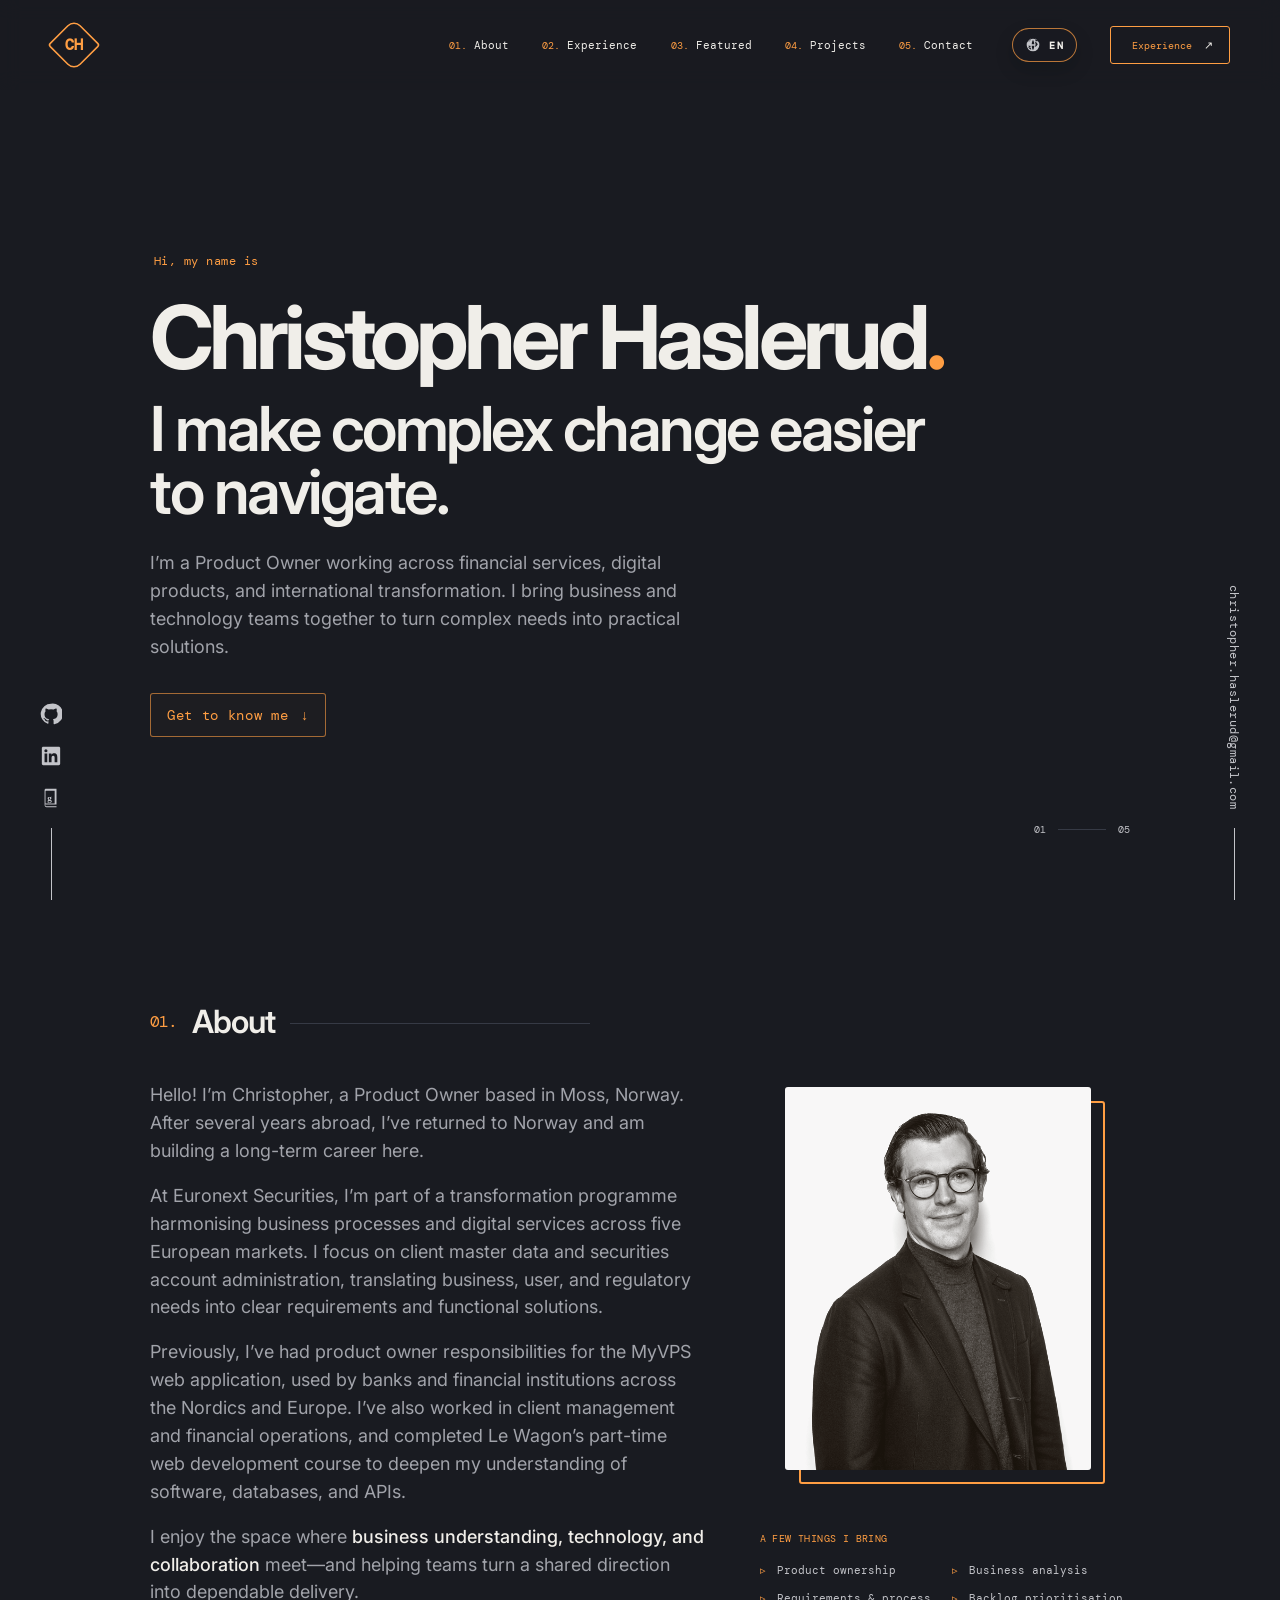
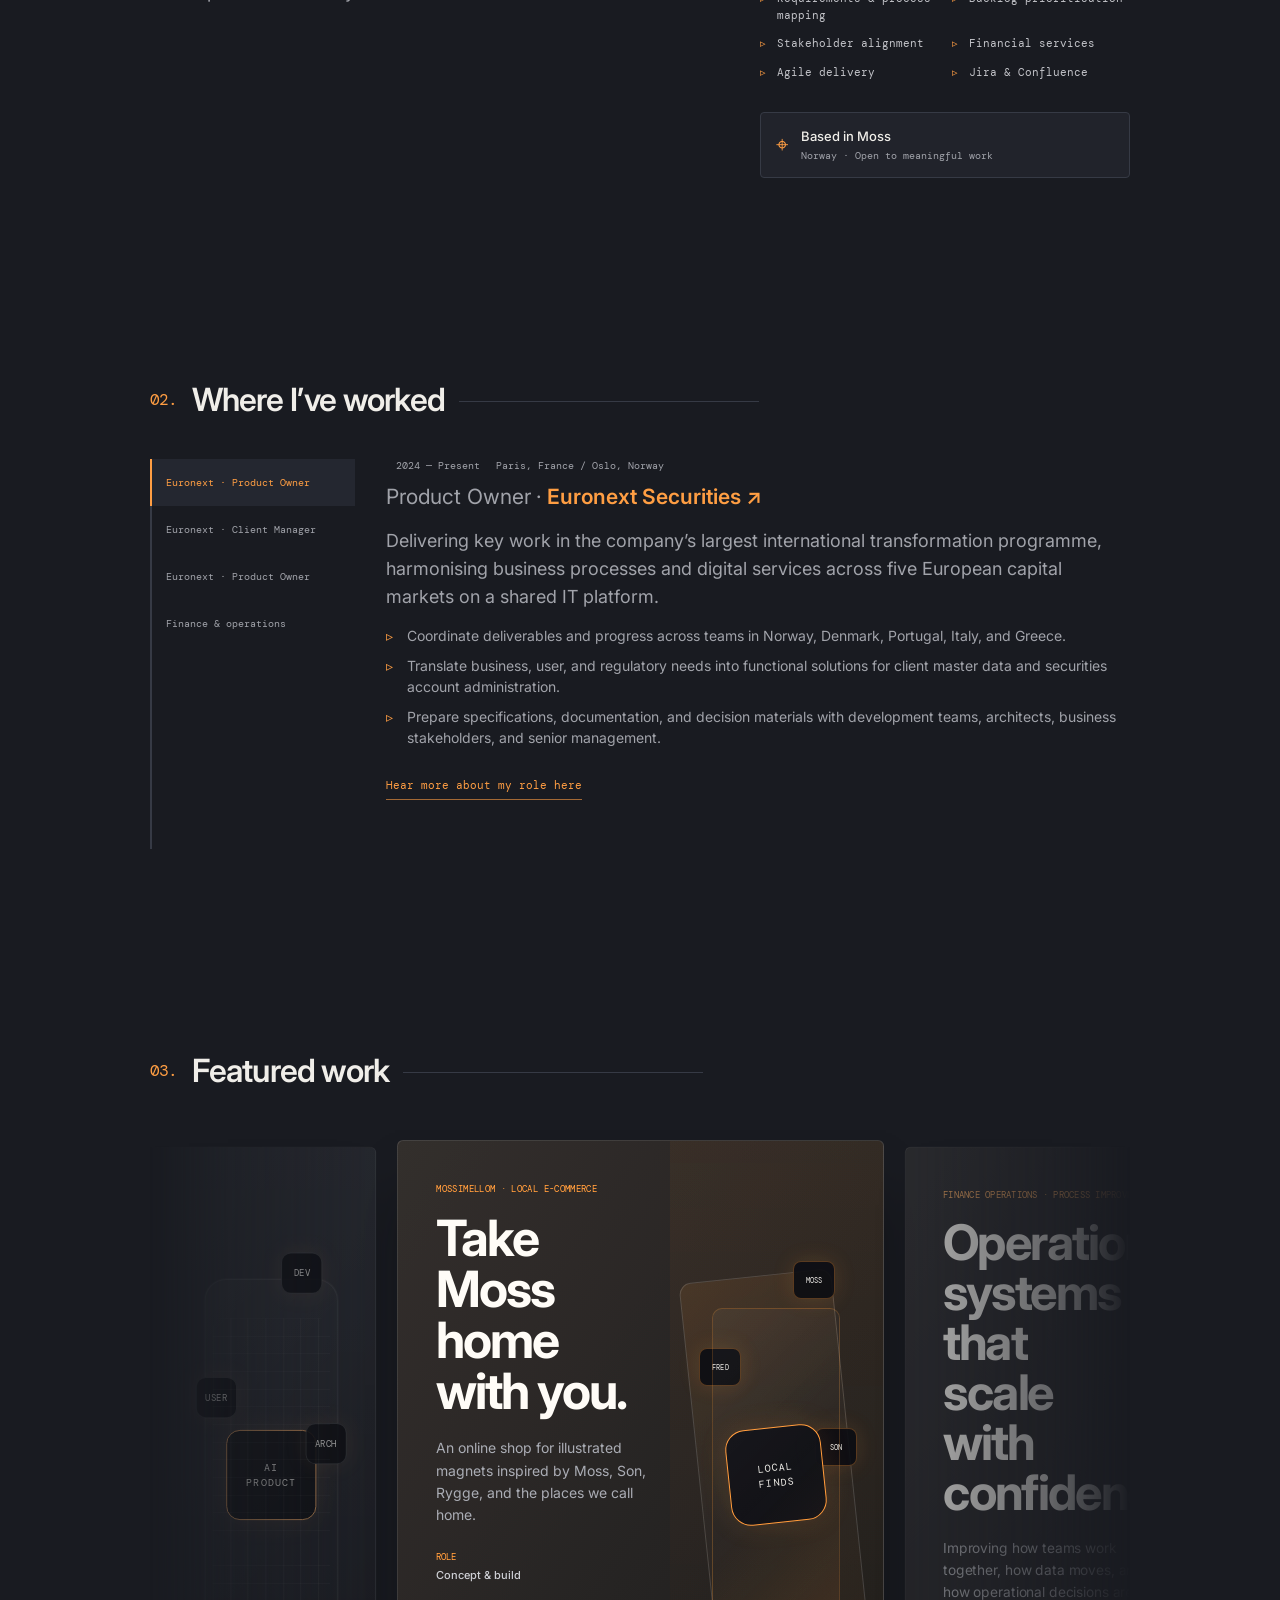
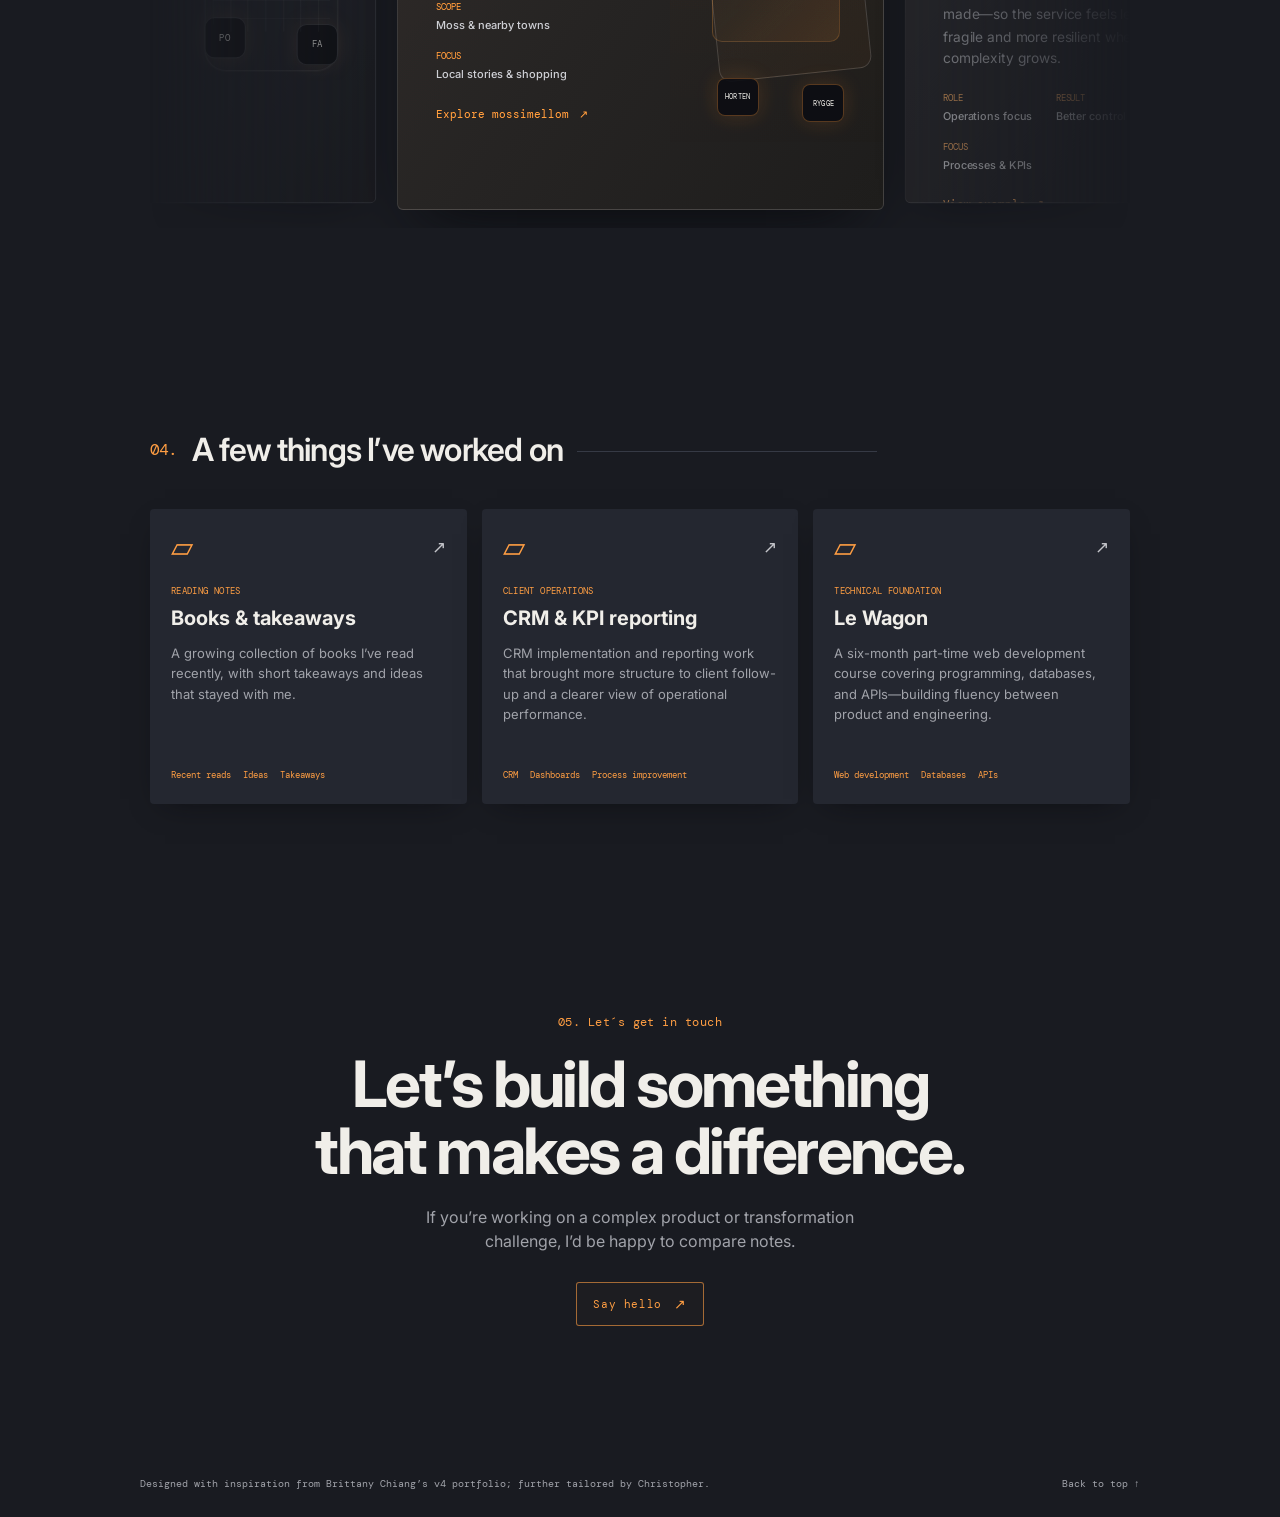
<file: index.html>
<!doctype html>
<html lang="en">
<!--
  The <head> contains information about the page, browser settings, and links to CSS, fonts, and the favicon.
-->
<head>
  <meta charset="utf-8">
  <meta name="viewport" content="width=device-width, initial-scale=1">
  <meta name="theme-color" content="#191b21">
  <meta name="description" content="Christopher Haslerud — Product Owner working across product, finance, technology, and international teams.">
  <meta name="author" content="Christopher Haslerud">
  <link rel="canonical" href="https://christopher-haslerud.com/">
  <meta name="keywords" content="
Christopher Haslerud,
Product Owner,
Produkteier,
Produktleder,
Digital produktutvikling,
Digital produktledelse,
Produktutvikling,
Digitalisering,
Teknologi,
Kunstig intelligens,
AI,
Fintech,
Finansielle tjenester,
Finansiell teknologi,
Digital transformasjon,
Product Management,
Digital Product Development,
Norway,
Norge,
Produkteier,
Produktleder,
">
  <title>Christopher Haslerud — Product Owner</title>

  <!--
    These links tell the browser which icon to use for the tab,
    browser bookmarks, and mobile home-screen shortcuts.
    The SVG is the main icon, PNG is a fallback, and apple-touch-icon
    is used on iPhones/iPads.
  -->
  <link rel="icon" type="image/svg+xml" href="favicon-final-1.svg">
  <link rel="icon" type="image/png" href="favicon-final-1.png">
  <link rel="apple-touch-icon" href="favicon-final-1.png">
<!---
    Tells page where to load fonts from, how to connect to Google Fonts efficiently, and which CSS file to use for styling the page
 -->
  <link rel="preconnect" href="https://fonts.googleapis.com">
  <link rel="preconnect" href="https://fonts.gstatic.com" crossorigin>
  <link href="https://fonts.googleapis.com/css2?family=DM+Mono:wght@400;500&family=Inter:wght@400;500;600;700&display=swap" rel="stylesheet">
  <link rel="stylesheet" href="style.css">
</head>
<body>
  <!--
    This is the visible page content.
  -->
  <a class="skip-link" href="#main">Skip to content</a>

  <!--
    Header: the top navigation and site branding.
    This contains the logo, menu links, and language selector.
  -->
  <header class="site-header">
    <a class="brand" href="#top" aria-label="Christopher Haslerud, home"><span>CH</span></a>
    <div class="header-controls" aria-label="Header controls">
      <div class="language-switcher header-language-switcher" aria-label="Language selector">
        <button class="language-button" type="button" aria-expanded="false" aria-controls="language-menu-mobile" aria-label="Change language">
          <svg viewBox="0 0 24 24" aria-hidden="true">
            <path d="M12 2.5a9.5 9.5 0 1 0 9.5 9.5A9.5 9.5 0 0 0 12 2.5Zm7.14 8.5h-3.18a15.77 15.77 0 0 0-1.25-4.14A7.88 7.88 0 0 1 19.14 11ZM12 4.05A13.82 13.82 0 0 1 13.96 11H10.04A13.82 13.82 0 0 1 12 4.05ZM4.86 13h3.18a15.77 15.77 0 0 0 1.25 4.14A7.88 7.88 0 0 1 4.86 13Zm3.18-8h-3.18A7.88 7.88 0 0 1 9.29 9.14 15.77 15.77 0 0 0 8.04 5Zm-3.18 10h3.18a15.77 15.77 0 0 1 1.25 4.14A7.88 7.88 0 0 1 4.86 15Zm7.1 4.95A13.82 13.82 0 0 1 10.04 13h3.92a13.82 13.82 0 0 1-1.96 6.95ZM14.71 15a15.77 15.77 0 0 0 1.25-4.14h3.18A7.88 7.88 0 0 1 14.71 15Zm4.43-8.5h-3.18A15.77 15.77 0 0 0 14.71 2.36 7.88 7.88 0 0 1 19.14 6.5ZM9.29 2.36A15.77 15.77 0 0 0 8.04 6.5H4.86A7.88 7.88 0 0 1 9.29 2.36Z"/>
          </svg>
          <span class="language-current">NO</span>
        </button>
        <ul class="language-menu" id="language-menu-mobile" role="menu" aria-label="Language menu">
          <li><button class="language-option active" type="button" data-lang="nb" role="menuitemradio" aria-checked="true">Norsk</button></li>
          <li><button class="language-option" type="button" data-lang="en" role="menuitemradio" aria-checked="false">English</button></li>
          <li><button class="language-option" type="button" data-lang="fr" role="menuitemradio" aria-checked="false">Français</button></li>
          <li><button class="language-option" type="button" data-lang="pt-pt" role="menuitemradio" aria-checked="false">Português</button></li>
        </ul>
      </div>
    </div>
    <button class="menu-toggle" type="button" aria-expanded="false" aria-controls="site-nav" aria-label="Open navigation">
      <span></span><span></span><span></span>
    </button>
    <nav class="site-nav" id="site-nav" aria-label="Main navigation">
      <a href="#about"><span>01.</span> <span data-i18n="nav.about">About</span></a>
      <a href="#experience"><span>02.</span> <span data-i18n="nav.experience">Experience</span></a>
      <a href="#featured"><span>03.</span> <span data-i18n="nav.featured">Featured</span></a>
      <a href="#projects"><span>04.</span> <span data-i18n="nav.projects">Projects</span></a>
      <a href="#contact"><span>05.</span> <span data-i18n="nav.contact">Contact</span></a>
      <div class="language-switcher nav-language-switcher" aria-label="Language selector">
        <button class="language-button" type="button" aria-expanded="false" aria-controls="language-menu-header" aria-label="Change language">
          <svg viewBox="0 0 24 24" aria-hidden="true">
            <path d="M12 2.5a9.5 9.5 0 1 0 9.5 9.5A9.5 9.5 0 0 0 12 2.5Zm7.14 8.5h-3.18a15.77 15.77 0 0 0-1.25-4.14A7.88 7.88 0 0 1 19.14 11ZM12 4.05A13.82 13.82 0 0 1 13.96 11H10.04A13.82 13.82 0 0 1 12 4.05ZM4.86 13h3.18a15.77 15.77 0 0 0 1.25 4.14A7.88 7.88 0 0 1 4.86 13Zm3.18-8h-3.18A7.88 7.88 0 0 1 9.29 9.14 15.77 15.77 0 0 0 8.04 5Zm-3.18 10h3.18a15.77 15.77 0 0 1 1.25 4.14A7.88 7.88 0 0 1 4.86 15Zm7.1 4.95A13.82 13.82 0 0 1 10.04 13h3.92a13.82 13.82 0 0 1-1.96 6.95ZM14.71 15a15.77 15.77 0 0 0 1.25-4.14h3.18A7.88 7.88 0 0 1 14.71 15Zm4.43-8.5h-3.18A15.77 15.77 0 0 0 14.71 2.36 7.88 7.88 0 0 1 19.14 6.5ZM9.29 2.36A15.77 15.77 0 0 0 8.04 6.5H4.86A7.88 7.88 0 0 1 9.29 2.36Z"/>
          </svg>
          <span class="language-current">NO</span>
        </button>
        <ul class="language-menu" id="language-menu-header" role="menu" aria-label="Language menu">
          <li><button class="language-option active" type="button" data-lang="nb" role="menuitemradio" aria-checked="true">Norsk</button></li>
          <li><button class="language-option" type="button" data-lang="en" role="menuitemradio" aria-checked="false">English</button></li>
          <li><button class="language-option" type="button" data-lang="fr" role="menuitemradio" aria-checked="false">Français</button></li>
          <li><button class="language-option" type="button" data-lang="pt-pt" role="menuitemradio" aria-checked="false">Português (PT)</button></li>
        </ul>
      </div>
      <a class="nav-button" href="#experience"><span data-i18n="nav.button">Experience</span> <span>↗</span></a>
    </nav>
  </header>

  <!--
    Left-side social icons.
    These are links to external profiles such as GitHub, LinkedIn, and Goodreads.
  -->
  <aside class="social-rail" aria-label="Social links and language selector">
    <a href="https://github.com/Christopher-Haslerud/" target="_blank" rel="noopener noreferrer" aria-label="GitHub" title="GitHub">
      <svg viewBox="0 0 24 24" aria-hidden="true"><path d="M12 .8a11.2 11.2 0 0 0-3.54 21.83c.56.1.77-.24.77-.54v-2.1c-3.13.68-3.79-1.33-3.79-1.33-.51-1.3-1.25-1.65-1.25-1.65-1.02-.7.08-.68.08-.68 1.13.08 1.72 1.16 1.72 1.16 1 .1.78 2.11 3.37 1.5.1-.73.39-1.22.7-1.5-2.5-.28-5.13-1.25-5.13-5.55 0-1.22.44-2.22 1.16-3-.12-.29-.5-1.43.11-2.98 0 0 .95-.3 3.08 1.15a10.7 10.7 0 0 1 5.6 0c2.14-1.45 3.08-1.15 3.08-1.15.62 1.55.23 2.69.12 2.98.72.78 1.15 1.78 1.15 3 0 4.31-2.64 5.26-5.15 5.54.4.35.75 1.03.75 2.08v3.08c0 .3.2.65.78.54A11.2 11.2 0 0 0 12 .8Z"/></svg>
    </a>
    <a href="https://www.linkedin.com/in/christopher-haslerud/" target="_blank" rel="noopener noreferrer" aria-label="LinkedIn" title="LinkedIn">
      <svg viewBox="0 0 24 24" aria-hidden="true"><path d="M20.45 2H3.55C2.69 2 2 2.68 2 3.52v16.96c0 .84.69 1.52 1.55 1.52h16.9c.86 0 1.55-.68 1.55-1.52V3.52c0-.84-.69-1.52-1.55-1.52ZM7.93 18.9H4.96V9.33h2.97v9.57ZM6.45 8.02a1.72 1.72 0 1 1 0-3.44 1.72 1.72 0 0 1 0 3.44Zm12.45 10.88h-2.96v-4.65c0-1.11-.02-2.55-1.55-2.55-1.55 0-1.79 1.21-1.79 2.47v4.73H9.64V9.33h2.84v1.31h.04c.39-.75 1.36-1.55 2.8-1.55 3 0 3.58 1.97 3.58 4.53v5.28Z"/></svg>
    </a>
    <a href="https://www.goodreads.com/user/show/145755573-christopher-haslerud" target="_blank" rel="noopener noreferrer" aria-label="Goodreads" title="Goodreads">
      <svg viewBox="0 0 24 24" aria-hidden="true"><path d="M5 3.5c0-.83.67-1.5 1.5-1.5H18v17H6.5A1.5 1.5 0 0 0 5 20.5v-17ZM6.5 4a.5.5 0 0 0-.5.5v13.56c.16-.04.33-.06.5-.06H16V4H6.5ZM7 21h11v1H7a2 2 0 0 1-2-2h1a1 1 0 0 0 1 1Z"/><text x="8" y="15" font-size="10" font-family="Georgia,serif" font-weight="bold">g</text></svg>
    </a>
    <span class="rail-line" aria-hidden="true"></span>
  </aside>
  <aside class="email-rail" aria-label="Email Christopher">
    <a href="mailto:?subject=Hello%20Christopher">christopher.haslerud@gmail.com</a>
    <span class="rail-line" aria-hidden="true"></span>
  </aside>

  <!--
    Main content area.
  -->
  <main id="main">
    <!--
      Hero section: the first screen people see - includes intro text, name, role, and a call-to-action button.
    -->
    <section class="hero" id="top" aria-labelledby="hero-title">
      <p class="eyebrow reveal" data-i18n="hero.eyebrow">Hi, my name is</p>
      <h1 class="hero-name reveal" id="hero-title">Christopher Haslerud<span>.</span></h1>
      <h2 class="hero-role reveal" data-i18n="hero.role">I make complex change easier to navigate.</h2>
      <p class="hero-copy reveal" data-i18n="hero.copy">I’m a Product Owner working across financial services, digital products, and international transformation. I bring business and technology teams together to turn complex needs into practical solutions.</p>
      <a class="outline-button reveal" href="#about"><span data-i18n="hero.button">Get to know me</span> <span>↓</span></a>
      <div class="hero-index" aria-hidden="true">01 <i></i> 05</div>
    </section>

    <!--
      About section - this section includes text and a short list of skills.
    -->
    <section class="section about-section" id="about" aria-labelledby="about-title">
      <h2 class="section-heading" id="about-title" data-i18n="about.heading">About</h2>
      <div class="about-grid">
        <div class="body-copy">
          <p data-i18n="about.p1">Hello! I’m Christopher, a Product Owner based in Moss, Norway. After several years abroad, I’ve returned to Norway and am building a long-term career here.</p>
          <p data-i18n="about.p2">At Euronext Securities, I’m part of a transformation programme harmonising business processes and digital services across five European markets. I focus on client master data and securities account administration, translating business, user, and regulatory needs into clear requirements and functional solutions.</p>
          <p data-i18n="about.p3">Previously, I've had product owner responsibilities for the MyVPS web application, used by banks and financial institutions across the Nordics and Europe. I’ve also worked in client management and financial operations, and completed Le Wagon’s part-time web development course to deepen my understanding of software, databases, and APIs.</p>
          <p data-i18n="about.p4" data-i18n-html="true">I enjoy the space where <strong>business understanding, technology, and collaboration</strong> meet—and helping teams turn a shared direction into dependable delivery.</p>
        </div>
        <div class="about-aside">
          <figure class="portrait">
            <div class="portrait-frame">
              <img src="1O9A6643.jpg" alt="Christopher Haslerud" loading="lazy">
            </div>
          </figure>
          <p class="eyebrow" data-i18n="about.skillsHeader">A FEW THINGS I BRING</p>
          <ul class="skill-list">
            <li data-i18n="skill.1">Product ownership</li><li data-i18n="skill.2">Business analysis</li>
            <li data-i18n="skill.3">Requirements &amp; process mapping</li><li data-i18n="skill.4">Backlog prioritisation</li>
            <li data-i18n="skill.5">Stakeholder alignment</li><li data-i18n="skill.6">Financial services</li>
            <li data-i18n="skill.7">Agile delivery</li><li data-i18n="skill.8">Jira &amp; Confluence</li>
          </ul>
          <div class="location-card"><span class="location-pin">⌖</span><div><b data-i18n="location.label">Based in Moss</b><small data-i18n="location.meta">Norway · Open to meaningful work</small></div></div>
        </div>
      </div>
    </section>

    <!--
      Experience section: shows work history and roles - the tabs let the user switch between different jobs.
    -->
    <section class="section experience-section" id="experience" aria-labelledby="experience-title">
      <h2 class="section-heading" id="experience-title" data-i18n="experience.heading">Where I’ve worked</h2>
      <div class="experience-layout">
        <div class="experience-tabs" role="tablist" aria-label="Work experience">
          <button class="experience-tab active" id="tab-euronext-po" role="tab" aria-selected="true" aria-controls="panel-euronext-po" data-panel="euronext-po" data-i18n="experience.tab.euronext-po">Euronext · Product Owner</button>
          <button class="experience-tab" id="tab-client-manager" role="tab" aria-selected="false" aria-controls="panel-client-manager" data-panel="client-manager" tabindex="-1" data-i18n="experience.tab.client-manager">Euronext · Client Manager</button>
          <button class="experience-tab" id="tab-myvps" role="tab" aria-selected="false" aria-controls="panel-myvps" data-panel="myvps" tabindex="-1" data-i18n="experience.tab.myvps">Euronext · Product Owner</button>
          <button class="experience-tab" id="tab-finance" role="tab" aria-selected="false" aria-controls="panel-finance" data-panel="finance" tabindex="-1" data-i18n="experience.tab.finance">Finance &amp; operations</button>
        </div>

        <div class="experience-panels">
          <article class="experience-panel active" id="panel-euronext-po" role="tabpanel" aria-labelledby="tab-euronext-po" tabindex="0">
            <p class="date"><span data-i18n="experience.euronext.date">2024 — Present</span> <span data-i18n="experience.euronext.location">Paris, France / Oslo, Norway</span></p>
            <h3><span data-i18n="experience.euronext.role">Product Owner</span> <span>·</span> <a href="https://www.euronext.com/en" target="_blank" rel="noopener noreferrer">Euronext Securities ↗</a></h3>
            <p data-i18n="experience.euronext.summary">Delivering key work in the company’s largest international transformation programme, harmonising business processes and digital services across five European capital markets on a shared IT platform.</p>
            <ul>
              <li data-i18n="experience.euronext.li1">Coordinate deliverables and progress across teams in Norway, Denmark, Portugal, Italy, and Greece.</li>
              <li data-i18n="experience.euronext.li2">Translate business, user, and regulatory needs into functional solutions for client master data and securities account administration.</li>
              <li data-i18n="experience.euronext.li3">Prepare specifications, documentation, and decision materials with development teams, architects, business stakeholders, and senior management.</li>
            </ul>
            <div class="experience-video">
              <button class="experience-video-toggle" type="button" aria-expanded="false" aria-controls="euronext-role-video" data-i18n="experience.euronext.video.toggle">Hør mer om rollen min her <span aria-hidden="true">↘</span></button>
            </div>
          </article>

          <article class="experience-panel" id="panel-client-manager" role="tabpanel" aria-labelledby="tab-client-manager" tabindex="0" hidden>
            <p class="date"><span data-i18n="experience.client.date">2022 — 2024</span> <span data-i18n="experience.client.location">Porto, Portugal / Oslo, Norway</span></p>
            <h3><span data-i18n="experience.client.role">Client Manager</span> <span>·</span> <a href="https://www.euronext.com/en" target="_blank" rel="noopener noreferrer">Euronext Securities ↗</a></h3>
            <p data-i18n="experience.client.summary">Primary operational contact for the company’s largest client, coordinating work across client, business, and IT teams while building a strong working relationship.</p>
            <ul>
              <li data-i18n="experience.client.li1">Led implementation of a new CRM system in Oslo.</li>
              <li data-i18n="experience.client.li2">Developed KPI dashboards and reporting to improve decision-making, client management, and operational efficiency.</li>
              <li data-i18n="experience.client.li3">Built experience in process improvement and cross-functional stakeholder coordination.</li>
            </ul>
            <div class="tag-row"><span data-i18n="experience.client.tag1">Client management</span><span data-i18n="experience.client.tag2">CRM</span><span data-i18n="experience.client.tag3">KPI reporting</span></div>
          </article>

          <article class="experience-panel" id="panel-myvps" role="tabpanel" aria-labelledby="tab-myvps" tabindex="0" hidden>
            <p class="date"><span data-i18n="experience.myvps.date">2021 — 2022</span> <span data-i18n="experience.myvps.location">Oslo, Norway</span></p>
            <h3><span data-i18n="experience.myvps.role">Product Owner</span> <span>·</span> <a href="https://www.euronext.com/en" target="_blank" rel="noopener noreferrer">Euronext Securities ↗</a></h3>
            <p data-i18n="experience.myvps.summary">Owned ongoing development of MyVPS, a core digital application used by more than 100 banks and financial institutions across Europe.</p>
            <ul>
              <li data-i18n="experience.myvps.li1">Coordinated a Poland-based development team and planned product activities with technical and business stakeholders.</li>
              <li data-i18n="experience.myvps.li2">Worked with users on testing, rollout, and training.</li>
              <li data-i18n="experience.myvps.li3">Partnered with Compliance to establish a digital training and certification programme.</li>
              <li data-i18n="experience.myvps.li4">Completed Le Wagon’s six-month part-time course in web development, databases, and APIs.</li>
            </ul>
            <div class="tag-row"><span data-i18n="experience.myvps.tag1">MyVPS</span><span data-i18n="experience.myvps.tag2">Product development</span><span data-i18n="experience.myvps.tag3">Le Wagon</span></div>
          </article>

          <article class="experience-panel" id="panel-finance" role="tabpanel" aria-labelledby="tab-finance" tabindex="0" hidden>
            <p class="date"><span data-i18n="experience.finance.date">2017 — 2020</span> <span data-i18n="experience.finance.location">Oslo, Hamburg &amp; Vilnius</span></p>
            <h3 data-i18n="experience.finance.role">Finance and operations roles</h3>
            <p data-i18n="experience.finance.summary">Built a practical foundation in financial markets, client operations, and dependable processes across regulated and international environments.</p>
            <ul>
              <li><strong>Consultant</strong> · Söderberg &amp; Partners Wealth Management (2020): <span data-i18n="experience.finance.li1">Investor Services, document verification, fund orders, and process improvements.</span></li>
              <li><strong>Operations Manager</strong> · Payever (2020): <span data-i18n="experience.finance.li2">Nordic operations and partner coordination for an API-based financing solution.</span></li>
              <li><strong>Cross-Asset Trading and Sales Assistant</strong> · BNP Paribas (2018–2019): <span data-i18n="experience.finance.li3">Interest-rate derivative booking, pricing, verification, and contract transfers.</span></li>
              <li><strong>Senior Treasury Analyst / Securities Operations Analyst</strong> · Nasdaq (2017–2018): <span data-i18n="experience.finance.li4">Liquidity, payments, reconciliations, and clearing house settlement.</span></li>
            </ul>
            <div class="tag-row"><span data-i18n="experience.finance.tag1">Financial operations</span><span data-i18n="experience.finance.tag2">Capital markets</span><span data-i18n="experience.finance.tag3">Controls</span></div>
          </article>
        </div>
      </div>
    </section>

    <!--
      Featured section: highlights one important project or initiative.
    -->
    <section class="section featured-section" id="featured" aria-labelledby="featured-title">
      <h2 class="section-heading" id="featured-title" data-i18n="featured.heading">Featured work</h2>
      <div class="featured-carousel" aria-label="Featured work highlights carousel" data-i18n-aria-label="featured.carousel.label">
        <div class="featured-viewport">
          <div class="featured-track">
            <article class="featured-slide active">
              <div class="featured-card featured-card--1">
                <div class="featured-content">
                  <p class="eyebrow" data-i18n="featured.eyebrow">EURONEXT SECURITIES · INTERNATIONAL TRANSFORMATION</p>
                  <h3 data-i18n="featured.title" data-i18n-html="true">One platform.<br>Five capital markets.</h3>
                  <p class="featured-description" data-i18n="featured.summary">A multi-market programme to harmonise business processes and digital services through a shared IT platform. My area covers client master data and securities account administration.</p>
                  <div class="featured-facts">
                    <div><span data-i18n="featured.fact.role.label">ROLE</span><b data-i18n="featured.fact.role.value">Product Owner</b></div>
                    <div><span data-i18n="featured.fact.collaboration.label">COLLABORATION</span><b data-i18n="featured.fact.collaboration.value">Five European markets</b></div>
                    <div><span data-i18n="featured.fact.focus.label">FOCUS</span><b data-i18n="featured.fact.focus.value">From requirements to delivery</b></div>
                  </div>
                  <a class="text-link" href="https://www.euronext.com/en/csd/strategic-projects/convergence-programme" target="_blank" rel="noopener noreferrer"><span data-i18n="featured.link">Learn more about the initiative</span> <span>↗</span></a>
                </div>
                <div class="featured-visual" aria-label="Abstract network illustration representing five connected markets" data-i18n-aria-label="featured.card1.visual.label">
                  <div class="network-orbit orbit-one"></div><div class="network-orbit orbit-two"></div>
                  <span class="network-node node-norway">NO</span><span class="network-node node-denmark">DK</span><span class="network-node node-portugal">PT</span><span class="network-node node-italy">IT</span><span class="network-node node-greece">GR</span>
                  <span class="network-core" data-i18n="featured.visual" data-i18n-html="true">ONE<br>PLATFORM</span>
                </div>
              </div>
            </article>

            <article class="featured-slide">
              <div class="featured-card featured-card--2">
                <div class="featured-content">
                  <p class="eyebrow" data-i18n="featured.card2.eyebrow">AI PRODUCT ORGANIZATION · END-TO-END DELIVERY</p>
                  <h3 data-i18n="featured.card2.title" data-i18n-html="true">An AI-powered<br>product organization.</h3>
                  <p class="featured-description" data-i18n="featured.card2.summary">Exploring an AI-powered product organization where specialist agents—developers, architects, functional analysts, project sponsors, end users, product owners, and managers—work together to automate the full process of designing and delivering new digital products.</p>
                  <div class="featured-facts">
                    <div><span data-i18n="featured.card2.fact.role.label">ROLE</span><b data-i18n="featured.card2.fact.role.value">Concept exploration</b></div>
                    <div><span data-i18n="featured.card2.fact.outcome.label">TEAM</span><b data-i18n="featured.card2.fact.outcome.value">Agents across product roles</b></div>
                    <div><span data-i18n="featured.card2.fact.focus.label">SCOPE</span><b data-i18n="featured.card2.fact.focus.value">Design through delivery</b></div>
                  </div>
                  <a class="text-link" href="ai-product-organization.html"><span data-i18n="featured.card2.link">More to come</span> <span>↗</span></a>
                </div>
                <div class="featured-visual" aria-label="AI agents collaborating across product roles" data-i18n-aria-label="featured.card2.visual.label">
                  <div class="network-orbit orbit-one"></div><div class="network-orbit orbit-two"></div>
                  <span class="network-node node-norway">DEV</span><span class="network-node node-denmark">ARCH</span><span class="network-node node-portugal">FA</span><span class="network-node node-italy">PO</span><span class="network-node node-greece">USER</span>
                  <span class="network-core" data-i18n="featured.card2.visual" data-i18n-html="true">AI<br>PRODUCT</span>
                </div>
              </div>
            </article>

            <article class="featured-slide">
              <div class="featured-card featured-card--3">
                <div class="featured-content">
                  <p class="eyebrow" data-i18n="featured.card3.eyebrow">MOSSIMELLOM · LOCAL E-COMMERCE</p>
                  <h3 data-i18n="featured.card3.title" data-i18n-html="true">Take Moss<br>home with you.</h3>
                  <p class="featured-description" data-i18n="featured.card3.summary">An online shop for illustrated magnets inspired by Moss, Son, Rygge, and the places we call home.</p>
                  <div class="featured-facts">
                    <div><span data-i18n="featured.card3.fact.role.label">ROLE</span><b data-i18n="featured.card3.fact.role.value">Concept & build</b></div>
                    <div><span data-i18n="featured.card3.fact.scope.label">SCOPE</span><b data-i18n="featured.card3.fact.scope.value">Moss & nearby towns</b></div>
                    <div><span data-i18n="featured.card3.fact.focus.label">FOCUS</span><b data-i18n="featured.card3.fact.focus.value">Local stories & shopping</b></div>
                  </div>
                  <a class="text-link" href="https://mossimellom.no" target="_blank" rel="noopener noreferrer"><span data-i18n="featured.card3.link">Explore mossimellom</span> <span>↗</span></a>
                </div>
                <div class="featured-visual" aria-label="Illustration of local Mossimellom magnet designs" data-i18n-aria-label="featured.card3.visual.label">
                  <div class="network-orbit orbit-one"></div><div class="network-orbit orbit-two"></div>
                  <span class="network-node node-norway">MOSS</span><span class="network-node node-denmark">SON</span><span class="network-node node-portugal">RYGGE</span><span class="network-node node-italy">HORTEN</span><span class="network-node node-greece">FRED</span>
                  <span class="network-core" data-i18n="featured.card3.visual" data-i18n-html="true">LOCAL<br>FINDS</span>
                </div>
              </div>
            </article>

            <article class="featured-slide">
              <div class="featured-card featured-card--4">
                <div class="featured-content">
                  <p class="eyebrow" data-i18n="featured.card4.eyebrow">FINANCE OPERATIONS · PROCESS IMPROVEMENT</p>
                  <h3 data-i18n="featured.card4.title" data-i18n-html="true">Operational systems<br>that scale with confidence.</h3>
                  <p class="featured-description" data-i18n="featured.card4.summary">Improving how teams work together, how data moves, and how operational decisions are made—so the service feels less fragile and more resilient when complexity grows.</p>
                  <div class="featured-facts">
                    <div><span data-i18n="featured.card4.fact.role.label">ROLE</span><b data-i18n="featured.card4.fact.role.value">Operations focus</b></div>
                    <div><span data-i18n="featured.card4.fact.result.label">RESULT</span><b data-i18n="featured.card4.fact.result.value">Better control</b></div>
                    <div><span data-i18n="featured.card4.fact.focus.label">FOCUS</span><b data-i18n="featured.card4.fact.focus.value">Processes & KPIs</b></div>
                  </div>
                  <a class="text-link" href="#projects"><span data-i18n="featured.card4.link">View example</span> <span>↗</span></a>
                </div>
                <div class="featured-visual" aria-label="Abstract illustration for operations improvement" data-i18n-aria-label="featured.card4.visual.label">
                  <div class="network-orbit orbit-one"></div><div class="network-orbit orbit-two"></div>
                  <span class="network-node node-norway">KPI</span><span class="network-node node-denmark">OPS</span><span class="network-node node-portugal">RISK</span><span class="network-node node-italy">FIN</span><span class="network-node node-greece">CTL</span>
                  <span class="network-core" data-i18n="featured.card4.visual">CONTROL</span>
                </div>
              </div>
            </article>

            <article class="featured-slide">
              <div class="featured-card featured-card--5">
                <div class="featured-content">
                  <p class="eyebrow" data-i18n="featured.card5.eyebrow">LEARNING & BUILDING · WEB DEVELOPMENT</p>
                  <h3 data-i18n="featured.card5.title" data-i18n-html="true">Bridging product<br>and engineering thinking.</h3>
                  <p class="featured-description" data-i18n="featured.card5.summary">Using technical fluency to improve communication with developers, make product trade-offs easier to explain, and build more confident decisions across the delivery lifecycle.</p>
                  <div class="featured-facts">
                    <div><span data-i18n="featured.card5.fact.role.label">ROLE</span><b data-i18n="featured.card5.fact.role.value">Builder & analyst</b></div>
                    <div><span data-i18n="featured.card5.fact.skills.label">SKILLS</span><b data-i18n="featured.card5.fact.skills.value">Web & product</b></div>
                    <div><span data-i18n="featured.card5.fact.focus.label">FOCUS</span><b data-i18n="featured.card5.fact.focus.value">Communication</b></div>
                  </div>
                  <a class="text-link" href="#projects"><span data-i18n="featured.card5.link">View example</span> <span>↗</span></a>
                </div>
                <div class="featured-visual" aria-label="Abstract illustration for product and engineering" data-i18n-aria-label="featured.card5.visual.label">
                  <div class="network-orbit orbit-one"></div><div class="network-orbit orbit-two"></div>
                  <span class="network-node node-norway">HTML</span><span class="network-node node-denmark">CSS</span><span class="network-node node-portugal">JS</span><span class="network-node node-italy">API</span><span class="network-node node-greece">UI</span>
                  <span class="network-core" data-i18n="featured.card5.visual">BUILD</span>
                </div>
              </div>
            </article>
          </div>
        </div>
      </div>
    </section>

    <!--
      Projects section: a grid of smaller project cards.
    -->
    <section class="section projects-section" id="projects" aria-labelledby="projects-title">
      <h2 class="section-heading" id="projects-title" data-i18n="projects.heading">A few things I’ve worked on</h2>
      <div class="project-grid">
        <a class="project-card" href="reading-notes.html" aria-labelledby="reading-card-title" aria-describedby="reading-card-summary">
          <div class="project-top" aria-hidden="true"><span class="folder-icon">▱</span><span class="project-arrow">↗</span></div>
          <p class="eyebrow" data-i18n="projects.card1.eyebrow">READING NOTES</p><h3 id="reading-card-title" data-i18n="projects.card1.title">Books &amp; takeaways</h3>
          <p id="reading-card-summary" data-i18n="projects.card1.summary">A growing collection of books I’ve read recently, with short takeaways and ideas that stayed with me.</p>
          <div class="tag-row"><span data-i18n="projects.card1.tag1">Recent reads</span><span data-i18n="projects.card1.tag2">Ideas</span><span data-i18n="projects.card1.tag3">Takeaways</span></div>
        </a>
        <article class="project-card">
          <div class="project-top"><span class="folder-icon">▱</span><span class="project-arrow">↗</span></div>
          <p class="eyebrow" data-i18n="projects.card2.eyebrow">CLIENT OPERATIONS</p><h3 data-i18n="projects.card2.title">CRM &amp; KPI reporting</h3>
          <p data-i18n="projects.card2.summary">CRM implementation and reporting work that brought more structure to client follow-up and a clearer view of operational performance.</p>
          <div class="tag-row"><span data-i18n="projects.card2.tag1">CRM</span><span data-i18n="projects.card2.tag2">Dashboards</span><span data-i18n="projects.card2.tag3">Process improvement</span></div>
        </article>
        <article class="project-card">
          <div class="project-top"><span class="folder-icon">▱</span><span class="project-arrow">↗</span></div>
          <p class="eyebrow" data-i18n="projects.card3.eyebrow">TECHNICAL FOUNDATION</p><h3 data-i18n="projects.card3.title">Le Wagon</h3>
          <p data-i18n="projects.card3.summary">A six-month part-time web development course covering programming, databases, and APIs—building fluency between product and engineering.</p>
          <div class="tag-row"><span data-i18n="projects.card3.tag1">Web development</span><span data-i18n="projects.card3.tag2">Databases</span><span data-i18n="projects.card3.tag3">APIs</span></div>
        </article>
      </div>
    </section>

    <section class="section contact-section" id="contact" aria-labelledby="contact-title">
      <p class="eyebrow" data-i18n="contact.1">05. Let´s get in touch</p>
      <h2 id="contact-title" data-i18n="contact.2">Let’s build something<br>that makes a difference.</h2>
      <p data-i18n="contact.3">If you’re working on a complex product or transformation challenge, I’d be happy to compare notes.</p>
      <a class="outline-button" href="mailto:?subject=Hello%20Christopher" data-i18n="contact.4">Say hello <span>↗</span></a>
    </section>
  </main>

  <dialog class="experience-video-dialog" id="euronext-role-video" aria-label="LinkedIn video about my role in France" data-i18n-aria-label="experience.euronext.video.dialog">
    <button class="experience-video-close" type="button" aria-label="Close video" data-i18n-aria-label="experience.euronext.video.close"><span aria-hidden="true">×</span></button>
    <div class="experience-video-frame">
      <iframe data-src="https://www.linkedin.com/embed/feed/update/urn:li:ugcPost:7293197019714596865?compact=1" width="504" height="399" frameborder="0" allow="autoplay; encrypted-media; picture-in-picture" allowfullscreen loading="eager" title="LinkedIn post about my role in France" data-i18n-title="experience.euronext.video.title"></iframe>
    </div>
  </dialog>

  <!--
    Footer: closing information and a simple back-to-top link.
  -->
  <footer class="site-footer"><p><span data-i18n="footer.before">Designed with inspiration from</span> <a href="https://v4.brittanychiang.com/" target="_blank" rel="noopener noreferrer">Brittany Chiang’s v4 portfolio</a><span data-i18n="footer.after">; further tailored by Christopher.</span></p><a href="#top" data-i18n="footer.top">Back to top ↑</a></footer>

  <!--
    JavaScript file for interactions such as language switching and menu behavior.
  -->
  <script src="script.js"></script>
</body>
</html>
</file>
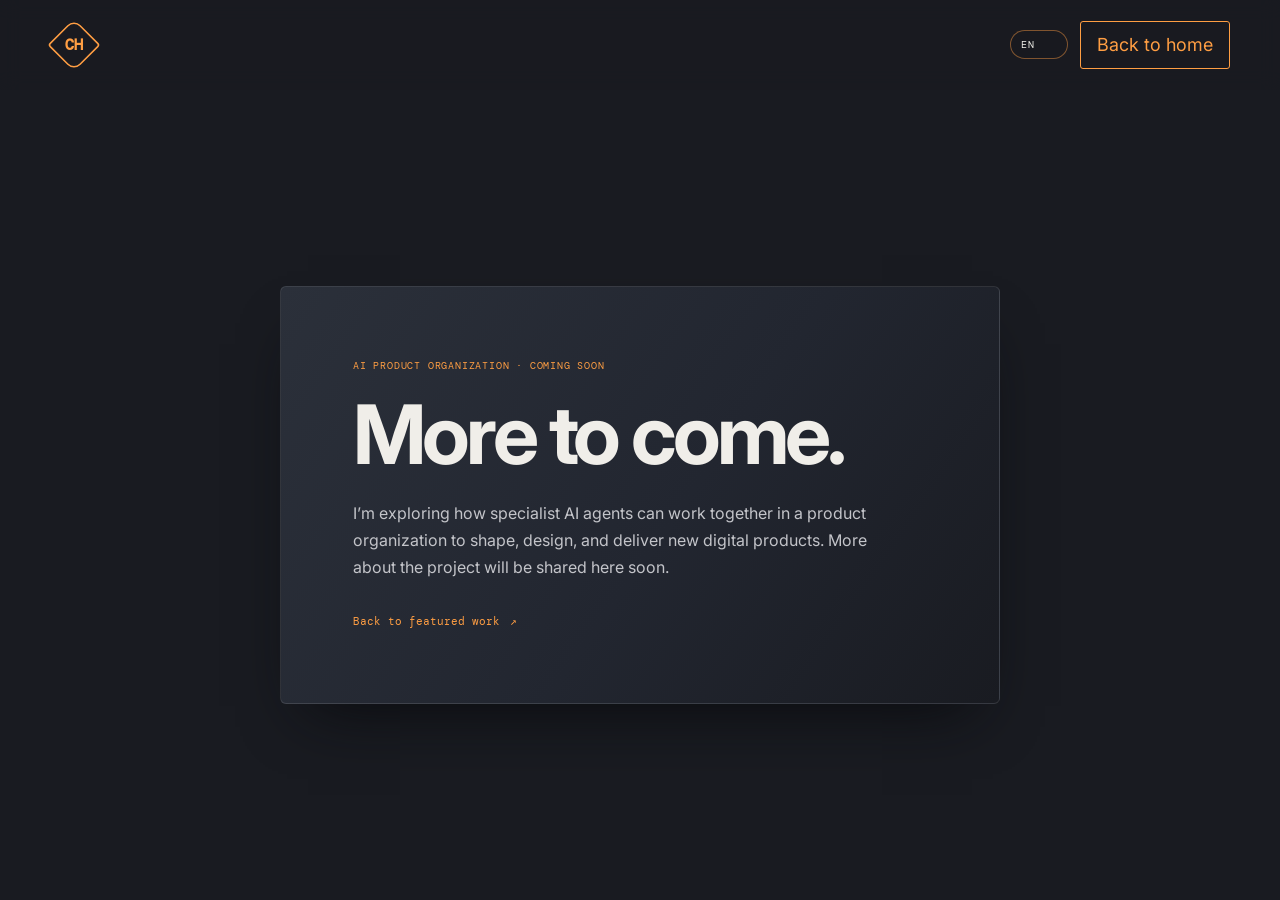
<file: ai-product-organization.html>
<!doctype html>
<html lang="en">
<head>
  <meta charset="utf-8">
  <meta name="viewport" content="width=device-width, initial-scale=1">
  <meta name="theme-color" content="#191b21">
  <meta name="description" content="An AI-powered product organization concept. More details coming soon.">
  <link rel="canonical" href="https://christopher-haslerud.com/ai-product-organization.html">
  <link rel="icon" type="image/svg+xml" href="favicon-final-1.svg">
  <link rel="icon" type="image/png" href="favicon-final-1.png">
  <link rel="apple-touch-icon" href="favicon-final-1.png">
  <link rel="preconnect" href="https://fonts.googleapis.com">
  <link rel="preconnect" href="https://fonts.gstatic.com" crossorigin>
  <link href="https://fonts.googleapis.com/css2?family=DM+Mono:wght@400;500&family=Inter:wght@400;500;600;700&display=swap" rel="stylesheet">
  <link rel="stylesheet" href="style.css">
  <title>AI Product Organization — More to Come</title>
</head>
<body class="coming-soon-page">
  <a class="skip-link" href="#main" data-i18n="coming.skip">Skip to content</a>
  <header class="site-header coming-soon-header">
    <a class="brand" href="index.html" aria-label="Christopher Haslerud, home"><span>CH</span></a>
    <div class="header-controls">
      <div class="language-switcher">
        <button class="language-button" type="button" aria-expanded="false" aria-controls="coming-language-menu" aria-label="Change language">
          <span class="language-current">EN</span>
        </button>
        <ul class="language-menu" id="coming-language-menu" role="menu" aria-label="Language menu">
          <li><button class="language-option" type="button" data-lang="nb" role="menuitemradio" aria-checked="false">Norsk</button></li>
          <li><button class="language-option active" type="button" data-lang="en" role="menuitemradio" aria-checked="true">English</button></li>
          <li><button class="language-option" type="button" data-lang="fr" role="menuitemradio" aria-checked="false">Français</button></li>
          <li><button class="language-option" type="button" data-lang="pt-pt" role="menuitemradio" aria-checked="false">Português</button></li>
        </ul>
      </div>
      <a class="nav-button" href="index.html" data-i18n="coming.nav">Back to home</a>
    </div>
  </header>
  <main class="coming-soon-main" id="main">
    <section class="coming-soon-content" aria-labelledby="coming-soon-title">
      <p class="eyebrow" data-i18n="coming.eyebrow">AI PRODUCT ORGANIZATION · COMING SOON</p>
      <h1 id="coming-soon-title" data-i18n="coming.title">More to come.</h1>
      <p data-i18n="coming.summary">I’m exploring how specialist AI agents can work together in a product organization to shape, design, and deliver new digital products. More about the project will be shared here soon.</p>
      <a class="text-link" href="index.html#featured"><span data-i18n="coming.back">Back to featured work</span> <span aria-hidden="true">↗</span></a>
    </section>
  </main>
  <script src="script.js"></script>
</body>
</html>
</file>
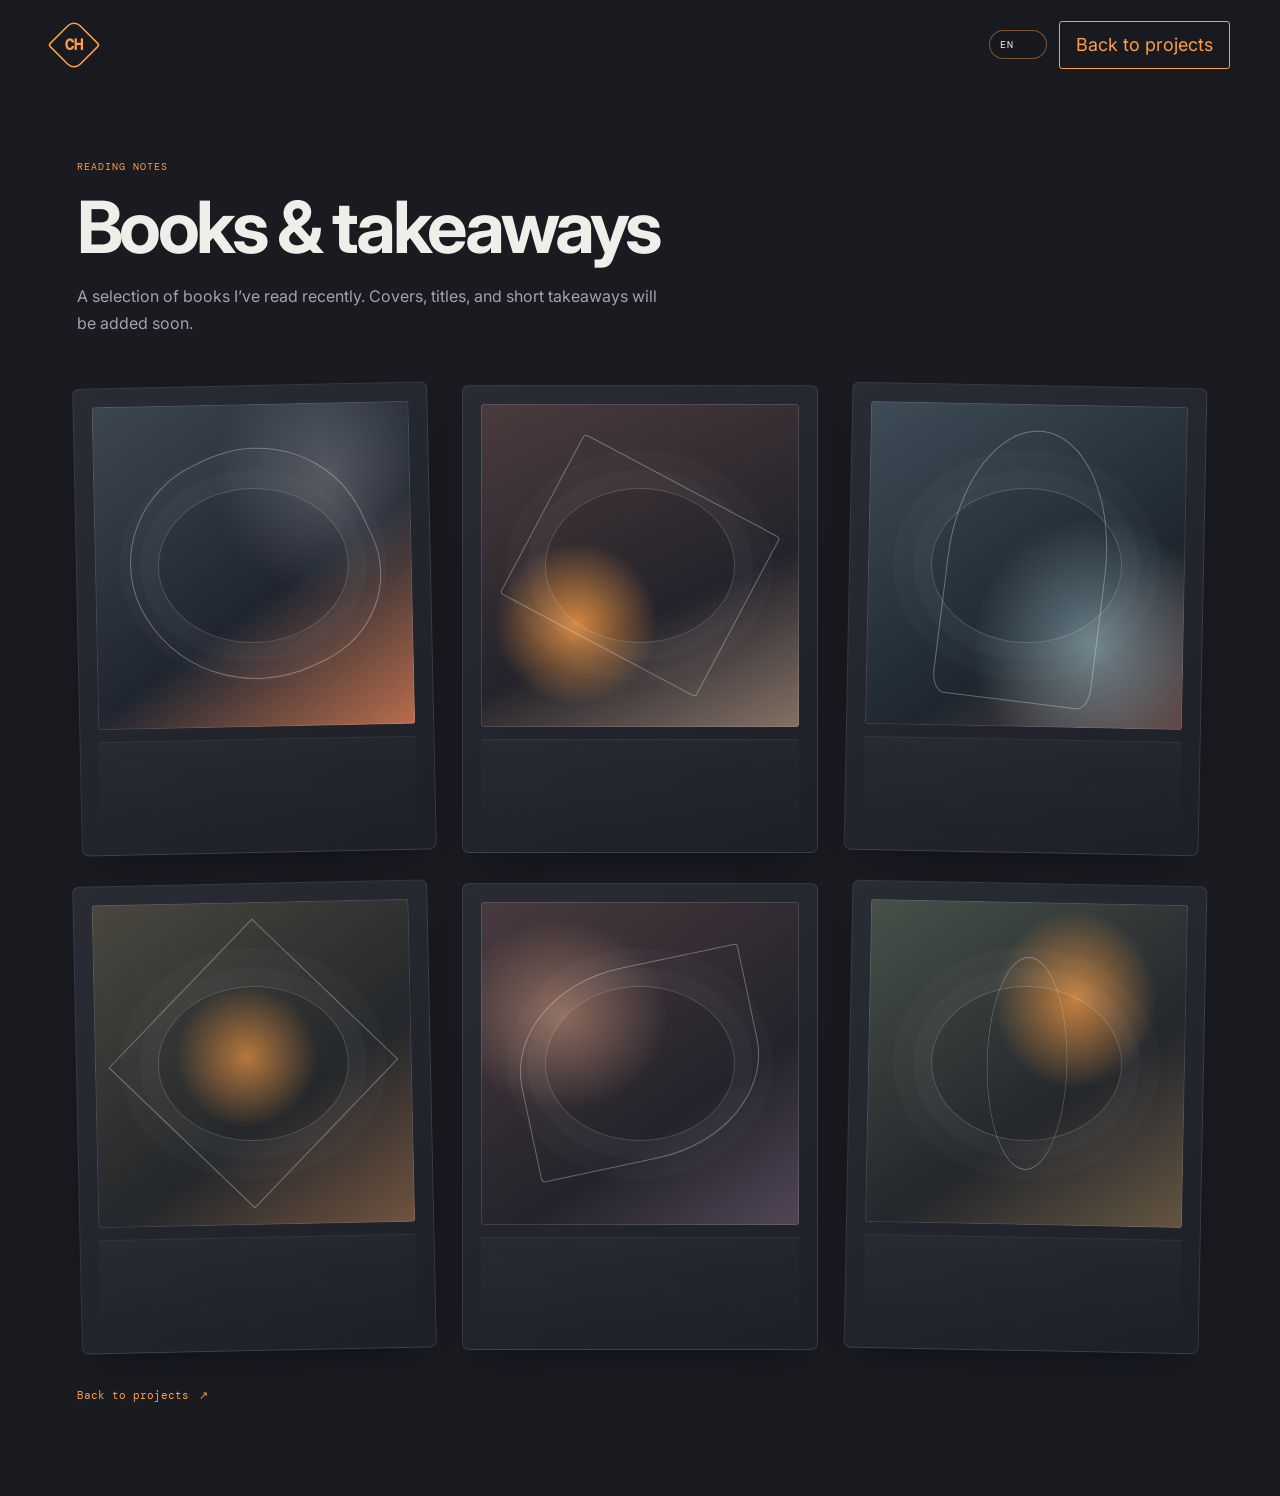
<file: reading-notes.html>
<!doctype html>
<html lang="en">
<head>
  <meta charset="utf-8">
  <meta name="viewport" content="width=device-width, initial-scale=1">
  <meta name="theme-color" content="#191b21">
  <meta name="description" content="Recent reading notes and takeaways from Christopher Haslerud.">
  <link rel="canonical" href="https://christopher-haslerud.com/reading-notes.html">
  <link rel="icon" type="image/svg+xml" href="favicon-final-1.svg">
  <link rel="icon" type="image/png" href="favicon-final-1.png">
  <link rel="apple-touch-icon" href="favicon-final-1.png">
  <link rel="preconnect" href="https://fonts.googleapis.com">
  <link rel="preconnect" href="https://fonts.gstatic.com" crossorigin>
  <link href="https://fonts.googleapis.com/css2?family=DM+Mono:wght@400;500&family=Inter:wght@400;500;600;700&display=swap" rel="stylesheet">
  <link rel="stylesheet" href="style.css">
  <title>Reading Notes — Christopher Haslerud</title>
</head>
<body class="reading-page">
  <a class="skip-link" href="#main" data-i18n="reading.skip">Skip to content</a>
  <header class="site-header coming-soon-header">
    <a class="brand" href="index.html" aria-label="Christopher Haslerud, home"><span>CH</span></a>
    <div class="header-controls">
      <div class="language-switcher">
        <button class="language-button" type="button" aria-expanded="false" aria-controls="reading-language-menu" aria-label="Change language">
          <span class="language-current">EN</span>
        </button>
        <ul class="language-menu" id="reading-language-menu" role="menu" aria-label="Language menu">
          <li><button class="language-option" type="button" data-lang="nb" role="menuitemradio" aria-checked="false">Norsk</button></li>
          <li><button class="language-option active" type="button" data-lang="en" role="menuitemradio" aria-checked="true">English</button></li>
          <li><button class="language-option" type="button" data-lang="fr" role="menuitemradio" aria-checked="false">Français</button></li>
          <li><button class="language-option" type="button" data-lang="pt-pt" role="menuitemradio" aria-checked="false">Português</button></li>
        </ul>
      </div>
      <a class="nav-button" href="index.html#projects" data-i18n="reading.back">Back to projects</a>
    </div>
  </header>
  <main class="reading-main" id="main">
    <section class="reading-intro" aria-labelledby="reading-title">
      <p class="eyebrow" data-i18n="reading.eyebrow">READING NOTES</p>
      <h1 id="reading-title" data-i18n="reading.title">Books &amp; takeaways</h1>
      <p data-i18n="reading.intro">A selection of books I’ve read recently. Covers, titles, and short takeaways will be added soon.</p>
    </section>
    <div class="book-grid" aria-hidden="true">
      <article class="book-card"><div class="book-card-cover"></div><div class="book-card-details"></div></article>
      <article class="book-card"><div class="book-card-cover"></div><div class="book-card-details"></div></article>
      <article class="book-card"><div class="book-card-cover"></div><div class="book-card-details"></div></article>
      <article class="book-card"><div class="book-card-cover"></div><div class="book-card-details"></div></article>
      <article class="book-card"><div class="book-card-cover"></div><div class="book-card-details"></div></article>
      <article class="book-card"><div class="book-card-cover"></div><div class="book-card-details"></div></article>
    </div>
    <a class="text-link reading-back-link" href="index.html#projects"><span data-i18n="reading.back">Back to projects</span> <span aria-hidden="true">↗</span></a>
  </main>
  <script src="script.js"></script>
</body>
</html>
</file>
<file: style.css>
:root {
  --dark-navy: #101116;
  --navy: #191b21;
  --light-navy: #242730;
  --lightest-navy: #363a45;
  --navy-shadow: rgba(8, 9, 12, .72);
  --slate: #a1a3aa;
  --light-slate: #c3c4c9;
  --lightest-slate: #f0eee9;
  --white: #fffaf2;
  --accent: #ff9e43;
  --font-sans: Inter, -apple-system, BlinkMacSystemFont, "Segoe UI", sans-serif;
  --font-mono: "DM Mono", "SFMono-Regular", Consolas, monospace;
  --transition: all .25s cubic-bezier(.645, .045, .355, 1);
  --nav-height: 90px;
  --content-width: 1000px;
}

*, *::before, *::after { box-sizing: border-box; }
html { scroll-behavior: smooth; scroll-padding-top: 100px; }
body {
  margin: 0;
  overflow-x: hidden;
  background: var(--navy);
  color: var(--slate);
  font: 18px/1.35 var(--font-sans);
  -webkit-font-smoothing: antialiased;
  counter-reset: section;
}
::selection { background: var(--lightest-navy); color: var(--white); }
a { color: inherit; text-decoration: none; transition: var(--transition); }
a:hover, a:focus-visible { color: var(--accent); }
button { color: inherit; font: inherit; }

/* Skip link */
.skip-link {
  position: fixed;
  z-index: 50;
  top: -60px;
  left: 20px;
  padding: 12px 16px;
  background: var(--accent);
  color: var(--navy);
  font: 12px var(--font-mono);
}
.skip-link:focus { top: 15px; }

/* Header and navigation */
.site-header {
  position: fixed;
  z-index: 20;
  inset: 0 0 auto;
  height: var(--nav-height);
  padding: 0 50px;
  display: flex;
  align-items: center;
  justify-content: space-between;
  background: rgba(25, 27, 33, .92);
  backdrop-filter: blur(10px);
  transition: height .25s ease, box-shadow .25s ease;
}
.site-header.scrolled { height: 70px; box-shadow: 0 10px 30px -10px var(--navy-shadow); }

.header-controls {
  display: none;
  align-items: center;
  gap: 12px;
}

.brand {
  position: relative;
  display: grid;
  width: 48px;
  height: 48px;
  place-items: center;
  color: var(--accent);
  font: 600 15px var(--font-mono);
}
.brand::before {
  content: "";
  position: absolute;
  inset: 0;
  border: 2px solid var(--accent);
  border-radius: 12px 4px 12px 4px;
  transform: rotate(45deg) scale(.78);
  transition: var(--transition);
}
.brand:hover::before { transform: rotate(0) scale(.9); }

.site-nav {
  display: flex;
  align-items: center;
  justify-content: flex-end;
  gap: clamp(16px, 2.6vw, 34px);
  color: var(--lightest-slate);
  font: 11px var(--font-mono);
}
.site-nav a:not(.nav-button) {
  padding: 12px 0;
  white-space: nowrap;
}
.site-nav a > span:first-child {
  color: var(--accent);
  font-size: 10px;
}
.site-nav a > span:last-child {
  color: var(--lightest-slate);
}

.nav-button {
  padding: 11px 16px;
  border: 1px solid var(--accent);
  border-radius: 3px;
  color: var(--accent);
  white-space: nowrap;
}
.nav-button:hover { background: rgba(255, 158, 67, .12); }
.nav-button span { margin-left: 5px; }

.menu-toggle { display: none; }

/* Language selector */
.language-switcher {
  position: relative;
  display: inline-flex;
}

.nav-language-switcher {
  display: inline-flex !important;
  margin-left: 6px;
  align-items: center;
}
.nav-language-switcher .language-button {
  min-width: 54px;
  padding: 8px 12px;
  border: 1px solid rgba(255, 158, 67, .7);
  background: rgba(25, 27, 33, .92);
  box-shadow: 0 8px 18px rgba(8, 9, 12, .18);
}
.nav-language-switcher .language-current {
  font-size: 10px;
  font-weight: 600;
  letter-spacing: .12em;
}

.language-button {
  display: inline-flex;
  align-items: center;
  gap: 8px;
  min-width: 58px;
  padding: 7px 10px;
  border: 1px solid rgba(255, 158, 67, .45);
  border-radius: 999px;
  background: rgba(25, 27, 33, .72);
  color: var(--light-slate);
  cursor: pointer;
  transition: var(--transition);
}
.language-button:hover, .language-button:focus-visible {
  border-color: var(--accent);
  color: var(--accent);
  transform: translateY(-2px);
}
.language-button svg {
  display: block;
  width: 16px;
  height: 16px;
  fill: currentColor;
}
.language-current {
  color: var(--lightest-slate);
  font: 10px var(--font-mono);
  letter-spacing: .08em;
}
.language-menu {
  position: absolute;
  left: 50%;
  top: calc(100% + 10px);
  bottom: auto;
  display: grid;
  gap: 6px;
  min-width: 170px;
  padding: 10px;
  margin: 0;
  border: 1px solid var(--lightest-navy);
  border-radius: 12px;
  background: rgba(25, 27, 33, .98);
  box-shadow: 0 16px 40px rgba(8, 9, 12, .45);
  list-style: none;
  opacity: 0;
  visibility: hidden;
  transform: translate(-50%, 0);
  transition: opacity .2s ease, transform .2s ease, visibility .2s ease;
}
.language-switcher.open .language-menu {
  opacity: 1;
  visibility: visible;
  transform: translate(-50%, 0);
}
.language-option {
  width: 100%;
  padding: 9px 10px;
  border: 1px solid transparent;
  border-radius: 8px;
  background: transparent;
  color: var(--light-slate);
  text-align: left;
  font: 11px var(--font-mono);
  cursor: pointer;
  transition: var(--transition);
}
.language-option:hover, .language-option.active {
  border-color: rgba(255, 158, 67, .45);
  background: rgba(255, 158, 67, .08);
  color: var(--lightest-slate);
}

/* Social and email rails */
.social-rail, .email-rail {
  position: fixed;
  z-index: 5;
  bottom: 0;
  display: flex;
  flex-direction: column;
  align-items: center;
  color: var(--light-slate);
}
.social-rail { left: 38px; gap: 16px; }
.social-rail a {
  display: grid;
  width: 26px;
  height: 26px;
  place-items: center;
  color: var(--light-slate);
  transition: var(--transition);
}
.social-rail a:hover, .social-rail a:focus-visible {
  color: var(--accent);
  transform: translateY(-3px);
}
.social-rail svg {
  display: block;
  width: 22px;
  height: 22px;
  fill: currentColor;
}
.social-rail .language-switcher { display: none !important; }

.email-rail {
  right: 38px;
  gap: 18px;
}
.email-rail a {
  color: var(--light-slate);
  writing-mode: vertical-rl;
  font: 12px var(--font-mono);
  letter-spacing: .04em;
}
.email-rail a:hover, .email-rail a:focus-visible {
  color: var(--accent);
  transform: translateY(-3px);
}
.rail-line {
  display: block;
  width: 1px;
  height: 72px;
  margin-top: 1px;
  background: var(--light-slate);
}

/* Main and hero */
main {
  width: 100%;
  max-width: 1600px;
  margin: 0 auto;
  padding: 0 150px;
}
.hero {
  min-height: 100vh;
  display: flex;
  flex-direction: column;
  justify-content: center;
  align-items: flex-start;
  position: relative;
  padding-top: var(--nav-height);
}
.eyebrow {
  margin: 0 0 25px 4px;
  color: var(--accent);
  font: 12px var(--font-mono);
  letter-spacing: .04em;
}
.hero-name {
  margin: 0 0 5px;
  color: var(--lightest-slate);
  font-size: clamp(58px, 8.2vw, 88px);
  line-height: .99;
  letter-spacing: -.055em;
  font-weight: 700;
}
.hero-name span { color: var(--accent); }
.hero-role {
  max-width: 780px;
  margin: 10px 0 0;
  color: var(--lightest-slate);
  font-size: clamp(35px, 5.4vw, 62px);
  line-height: 1.02;
  letter-spacing: -.04em;
  font-weight: 600;
}
.hero-role span {
  color: var(--accent);
}
.hero-copy {
  max-width: 560px;
  margin: 26px 0 0;
  color: var(--slate);
  font-size: 18px;
  line-height: 1.55;
}
.hero-copy strong, .body-copy strong {
  color: var(--lightest-slate);
  font-weight: 500;
}
.outline-button {
  display: inline-flex;
  align-items: center;
  gap: 12px;
  margin-top: 38px;
  padding: 12px 16px;
  border: 1px solid rgba(255, 158, 67, .6);
  border-radius: 3px;
  color: var(--accent);
  font: 11px var(--font-mono);
  letter-spacing: .06em;
  background: rgba(255, 158, 67, .02);
  transition: var(--transition);
}
.hero .outline-button {
  margin-top: 32px;
}
.hero .outline-button:hover {
  background: rgba(255, 158, 67, .08);
  transform: translateY(-1px);
}
.outline-button span { font-size: 14px; }
.hero-index {
  position: absolute;
  right: 0;
  bottom: 64px;
  display: flex;
  align-items: center;
  gap: 12px;
  color: var(--light-slate);
  font: 10px var(--font-mono);
}
.hero-index i {
  width: 48px;
  height: 1px;
  background: var(--lightest-navy);
}

/* Section layout */
.section {
  max-width: var(--content-width);
  margin: 0 auto;
  padding: 100px 0;
  scroll-margin-top: 75px;
}
.section-heading {
  display: flex;
  align-items: center;
  gap: 14px;
  margin: 0 0 38px;
  color: var(--lightest-slate);
  font-size: clamp(24px, 4vw, 32px);
  font-weight: 600;
  letter-spacing: -.025em;
  white-space: nowrap;
}
.section-heading::before {
  counter-increment: section;
  content: "0" counter(section) ".";
  color: var(--accent);
  font: 16px var(--font-mono);
}
.section-heading::after {
  content: "";
  position: relative;
  top: 2px;
  display: block;
  width: min(300px, 30vw);
  height: 1px;
  background: var(--lightest-navy);
}

/* About */
.about-grid {
  display: grid;
  grid-template-columns: 3fr 2fr;
  gap: 54px;
}
.body-copy p { margin: 0 0 17px; line-height: 1.55; }
.about-aside { padding-top: 6px; }

.portrait {
  position: relative;
  width: min(100%, 320px);
  margin: 0 auto 48px;
  padding: 0 14px 14px 0;
}
.portrait-frame {
  position: relative;
  z-index: 1;
  overflow: hidden;
  aspect-ratio: 4 / 5;
  border-radius: 3px;
  background: var(--light-navy);
}
.portrait-frame::before {
  content: "";
  position: absolute;
  z-index: 1;
  inset: 0;
  background: rgba(255, 158, 67, .07);
  mix-blend-mode: screen;
  pointer-events: none;
}
.portrait-frame img {
  display: block;
  width: 100%;
  height: 100%;
  object-fit: cover;
  object-position: 51% 18%;
  filter: grayscale(100%) brightness(1.16) contrast(.94);
  transition: filter .3s ease, transform .5s ease;
}
.portrait::after {
  content: "";
  position: absolute;
  z-index: 0;
  inset: 14px 0 0 14px;
  border: 2px solid var(--accent);
  border-radius: 3px;
  transition: transform .3s ease;
}
.portrait:hover .portrait-frame img {
  filter: grayscale(0%) brightness(1.04) contrast(.98);
  transform: translateY(-2px);
}
.portrait:hover::after { transform: translate(3px, 3px); }
.about-aside .eyebrow { margin: 0 0 17px; font-size: 10px; }
.skill-list {
  display: grid;
  grid-template-columns: 1fr 1fr;
  gap: 12px 14px;
  padding: 0;
  margin: 0;
  list-style: none;
}
.skill-list li {
  position: relative;
  padding-left: 17px;
  color: var(--light-slate);
  font: 11px/1.5 var(--font-mono);
}
.skill-list li::before {
  content: "▹";
  position: absolute;
  left: 0;
  color: var(--accent);
}
.location-card {
  display: flex;
  align-items: center;
  gap: 13px;
  margin-top: 32px;
  padding: 15px;
  border: 1px solid var(--lightest-navy);
  border-radius: 4px;
  background: rgba(36, 39, 48, .72);
}
.location-pin { color: var(--accent); font-size: 22px; }
.location-card b, .location-card small { display: block; }
.location-card b {
  color: var(--lightest-slate);
  font-size: 13px;
  font-weight: 500;
}
.location-card small {
  margin-top: 3px;
  color: var(--slate);
  font: 10px var(--font-mono);
}

/* Experience */
.experience-layout {
  display: grid;
  grid-template-columns: 205px 1fr;
  gap: 31px;
  min-height: 390px;
}
.experience-tabs {
  display: flex;
  flex-direction: column;
  align-items: stretch;
  border-left: 2px solid var(--lightest-navy);
}
.experience-tab {
  min-height: 47px;
  padding: 0 14px;
  border: 0;
  border-left: 2px solid transparent;
  margin-left: -2px;
  background: transparent;
  color: var(--slate);
  font: 10px var(--font-mono);
  text-align: left;
  cursor: pointer;
  transition: var(--transition);
}
.experience-tab:hover, .experience-tab.active {
  color: var(--accent);
  background: var(--light-navy);
}
.experience-tab.active { border-left-color: var(--accent); }
.experience-panel { animation: panel-in .3s ease both; }
.experience-panel:focus { outline: none; }
.experience-panel[hidden] { display: none; }
.experience-panel .date {
  margin: 0 0 11px;
  color: var(--light-slate);
  font: 10px var(--font-mono);
}
.experience-panel .date span { margin-left: 10px; color: var(--slate); }
.experience-panel h3 {
  margin: 0 0 16px;
  color: var(--lightest-slate);
  font-size: 21px;
  font-weight: 600;
}
.experience-panel h3 span { color: var(--slate); font-weight: 400; }
.experience-panel h3 a { color: var(--accent); }
.experience-panel > p:not(.date) { margin: 0 0 14px; line-height: 1.55; }
.experience-panel ul { margin: 0; padding: 0; list-style: none; }
.experience-panel li {
  position: relative;
  padding: 0 0 9px 21px;
  font-size: 14px;
  line-height: 1.5;
}
.experience-panel li::before {
  content: "▹";
  position: absolute;
  left: 0;
  color: var(--accent);
}
.experience-panel li strong {
  color: var(--lightest-slate);
  font-weight: 500;
}
.tag-row {
  display: flex;
  flex-wrap: wrap;
  gap: 8px;
  margin-top: 15px;
}
.tag-row span {
  color: var(--accent);
  font: 10px var(--font-mono);
}
.experience-video { margin-top: 14px; }
.experience-video-toggle {
  display: inline-flex;
  align-items: center;
  gap: 9px;
  padding: 5px 0 7px;
  border: 0;
  border-bottom: 1px solid rgba(255, 158, 67, .6);
  color: var(--accent);
  background: transparent;
  font: 11px var(--font-mono);
  text-align: left;
  cursor: pointer;
  transition: var(--transition);
}
.experience-video-toggle:hover,
.experience-video-toggle:focus-visible { color: var(--lightest-slate); border-bottom-color: var(--lightest-slate); }
.experience-video-toggle span { transition: transform .25s ease; }
.experience-video-toggle[aria-expanded="true"] span { transform: rotate(180deg); }
.experience-video-dialog {
  position: fixed;
  inset: 0;
  width: min(504px, calc(100vw - 32px));
  max-width: none;
  max-height: calc(100vh - 48px);
  padding: 0;
  overflow: visible;
  border: 0;
  background: transparent;
  color: var(--lightest-slate);
  opacity: 0;
  transform: translateY(10px) scale(.98);
  transition: opacity .24s ease, transform .24s ease;
}
.experience-video-dialog[open].is-open { opacity: 1; transform: translateY(0) scale(1); }
.experience-video-dialog::backdrop {
  background: rgba(8, 9, 12, .82);
  backdrop-filter: blur(7px);
  opacity: 0;
  transition: opacity .24s ease;
}
.experience-video-dialog[open].is-open::backdrop { opacity: 1; }
.experience-video-close {
  position: absolute;
  top: -44px;
  right: 0;
  display: grid;
  width: 36px;
  height: 36px;
  place-items: center;
  border: 1px solid rgba(255, 158, 67, .5);
  border-radius: 50%;
  background: var(--navy);
  color: var(--lightest-slate);
  font-size: 23px;
  line-height: 1;
  cursor: pointer;
  transition: var(--transition);
}
.experience-video-close:hover,
.experience-video-close:focus-visible { border-color: var(--accent); color: var(--accent); }
.experience-video-frame {
  width: 100%;
  aspect-ratio: 504 / 399;
  overflow: hidden;
  border: 1px solid rgba(255, 158, 67, .24);
  border-radius: 8px;
  background: var(--light-navy);
  box-shadow: 0 28px 80px rgba(    255, 158, 67, 0.07);
}
.experience-video-frame iframe { display: block; width: 100%; height: 100%; border: 0; }

/* Featured case study */
.featured-carousel {
  position: relative;
  width: 100%;
  margin-top: 18px;
}
.featured-viewport {
  position: relative;
  overflow: hidden;
  width: 100%;
  -webkit-mask-image: linear-gradient(
    to right,
    transparent 0%,
    rgba(0, 0, 0, 0.5) 8%,
    rgba(0, 0, 0, 1) 22%,
    rgba(0, 0, 0, 1) 78%,
    rgba(0, 0, 0, 0.5) 92%,
    transparent 100%
  );
  mask-image: linear-gradient(
    to right,
    transparent 0%,
    rgba(0, 0, 0, 0.5) 8%,
    rgba(0, 0, 0, 1) 22%,
    rgba(0, 0, 0, 1) 78%,
    rgba(0, 0, 0, 0.5) 92%,
    transparent 100%
  );
}
.featured-track {
  display: flex;
  align-items: stretch;
  gap: 16px;
  overflow-x: auto;
  overflow-y: hidden;
  scrollbar-width: none;
  -ms-overflow-style: none;
  padding: 10px clamp(28px, 7vw, 150px) 18px;
  scroll-behavior: smooth;
  scroll-snap-type: x proximity;
}
.featured-track::-webkit-scrollbar {
  display: none;
}
.featured-slide {
  flex: 0 0 min(38vw, 500px);
  max-width: min(38vw, 500px);
  opacity: 0.2;
  transform: scale(.94);
  transition: opacity .55s ease, transform .55s ease, filter .55s ease;
  filter: saturate(.72) blur(.15px);
  scroll-snap-align: center;
}
.featured-slide.active {
  opacity: 1;
  transform: scale(1.02);
  filter: none;
}
.featured-card {
  position: relative;
  display: flex;
  height: 670px;
  overflow: hidden;
  border: 1px solid rgba(255, 158, 67, .18);
  border-radius: 6px;
  background: linear-gradient(115deg, #292c35 0%, #22252d 68%, #191b21 100%);
  box-shadow: 0 18px 45px -25px var(--navy-shadow);
  transition: border-color .45s ease, box-shadow .45s ease, transform .45s ease, filter .45s ease;
}
.featured-slide.active .featured-card {
  transform: translateY(-6px) scale(1.04);
  border-color: rgba(255, 255, 255, .12);
  box-shadow: 0 30px 60px -28px rgba(8, 9, 12, .96);
  filter: brightness(1.06) saturate(1.08);
}
.featured-card--1,
.featured-card--2,
.featured-card--3,
.featured-card--4,
.featured-card--5 {
  --card-accent: var(--accent);
  --card-surface: linear-gradient(115deg, #2b2d36 0%, #1f2330 52%, #191d26 100%);
  --card-glow: rgba(255, 158, 67, .14);
  border-color: rgba(255, 255, 255, .08);
  background: var(--card-surface);
}
.featured-card--1 {
  --card-surface: linear-gradient(125deg, #30313a 0%, #22252e 55%, #191b21 100%);
}
.featured-card--2 {
  --card-surface: linear-gradient(125deg, #2b303a 0%, #222630 55%, #191b21 100%);
}
.featured-card--3 {
  --card-surface: linear-gradient(125deg, #302c2a 0%, #242221 55%, #1c1b1a 100%);
}
.featured-card--4 {
  --card-surface: linear-gradient(125deg, #303034 0%, #242429 55%, #1b1b20 100%);
}
.featured-card--5 {
  --card-surface: linear-gradient(125deg, #2d3035 0%, #22252a 55%, #191b21 100%);
}
.featured-card--1 .eyebrow,
.featured-card--2 .eyebrow,
.featured-card--3 .eyebrow,
.featured-card--4 .eyebrow,
.featured-card--5 .eyebrow {
  color: var(--card-accent);
}
.featured-card--1 .network-node,
.featured-card--1 .network-core,
.featured-card--2 .network-node,
.featured-card--2 .network-core,
.featured-card--3 .network-node,
.featured-card--3 .network-core,
.featured-card--4 .network-node,
.featured-card--4 .network-core,
.featured-card--5 .network-node,
.featured-card--5 .network-core {
  box-shadow: 0 0 22px var(--card-glow);
}
.featured-card--1 .network-node,
.featured-card--2 .network-node,
.featured-card--3 .network-node,
.featured-card--4 .network-node,
.featured-card--5 .network-node {
  border-color: rgba(255,255,255,.16);
}
.featured-card--1 .network-core,
.featured-card--2 .network-core,
.featured-card--3 .network-core,
.featured-card--4 .network-core,
.featured-card--5 .network-core {
  border-color: var(--card-accent);
  box-shadow: 0 0 28px var(--card-glow);
}
.featured-card--1 .featured-facts div span,
.featured-card--1 .text-link,
.featured-card--2 .featured-facts div span,
.featured-card--2 .text-link,
.featured-card--3 .featured-facts div span,
.featured-card--3 .text-link,
.featured-card--4 .featured-facts div span,
.featured-card--4 .text-link,
.featured-card--5 .featured-facts div span,
.featured-card--5 .text-link {
  color: var(--card-accent);
}
.featured-content {
  position: relative;
  z-index: 2;
  width: 60%;
  height: 100%;
  padding: 42px 32px 52px 38px;
  box-sizing: border-box;
  display: flex;
  flex-direction: column;
  justify-content: flex-start;
}
.featured-content .eyebrow { margin: 0 0 18px; font-size: 9px; }
.featured-content h3 {
  margin: 0;
  color: var(--lightest-slate);
  font-size: clamp(31px, 4.2vw, 50px);
  line-height: 1.02;
  letter-spacing: -.04em;
  max-width: 90%;
}
.featured-description {
  max-width: 430px;
  margin: 20px 0 24px;
  font-size: 14px;
  line-height: 1.6;
}
.featured-facts {
  display: flex;
  flex-wrap: wrap;
  gap: 18px 24px;
  max-width: 92%;
  margin-top: 0;
}
.featured-facts div span, .featured-facts div b { display: block; }
.featured-facts div span {
  margin-bottom: 5px;
  color: var(--accent);
  font: 9px var(--font-mono);
}
.featured-facts div b {
  color: var(--light-slate);
  font-size: 11px;
  font-weight: 500;
}
.text-link {
  display: inline-flex;
  gap: 10px;
  align-items: center;
  margin-top: 25px;
  color: var(--accent);
  font: 11px var(--font-mono);
}
.featured-visual {
  position: absolute;
  inset: 0 0 0 auto;
  width: 44%;
  display: grid;
  place-items: center;
  opacity: .94;
  z-index: 1;
}
.network-orbit {
  position: absolute;
  width: 330px;
  height: 180px;
  border: 1px solid rgba(255, 255, 255, .12);
  border-radius: 18px;
  transform: rotate(-18deg);
  background: rgba(255, 255, 255, .02);
}
.orbit-two {
  width: 230px;
  height: 320px;
  transform: rotate(18deg);
}
.network-node {
  position: absolute;
  display: grid;
  width: 46px;
  height: 46px;
  place-items: center;
  border: 1px solid rgba(255, 255, 255, .18);
  border-radius: 12px;
  background: rgba(10, 12, 17, .9);
  color: var(--lightest-slate);
  font: 9px var(--font-mono);
  letter-spacing: .08em;
  text-transform: uppercase;
}
.node-norway { top: 18%; left: 51%; }
.node-denmark { top: 38%; right: 12%; }
.node-portugal { right: 18%; bottom: 15%; }
.node-italy { bottom: 18%; left: 20%; }
.node-greece { top: 31%; left: 12%; }
.network-core {
  display: grid;
  width: 104px;
  height: 104px;
  place-items: center;
  border: 1px solid var(--accent);
  border-radius: 18px;
  background: rgba(16, 18, 23, .92);
  color: var(--lightest-slate);
  font: 10px/1.5 var(--font-mono);
  text-align: center;
  letter-spacing: .12em;
  text-transform: uppercase;
}

.featured-card--1 .featured-visual {
  background: linear-gradient(135deg, rgba(255, 158, 67, .06), rgba(255,255,255,.02) 45%, rgba(255,255,255,0));
}
.featured-card--1 .featured-visual::before {
  content: "";
  position: absolute;
  inset: 18% 14% 18% 18%;
  border: 1px solid rgba(255, 255, 255, .12);
  border-radius: 18px;
  background: linear-gradient(180deg, rgba(255,255,255,.02), transparent 42%);
  box-shadow: inset 0 0 0 1px rgba(255, 158, 67, .08);
}
.featured-card--1 .featured-visual::after {
  content: "";
  position: absolute;
  left: 24%;
  right: 18%;
  top: 54%;
  height: 2px;
  background: linear-gradient(90deg, rgba(255,158,67,0), rgba(255,158,67,.9), rgba(255,255,255,.2), rgba(255,158,67,0));
  box-shadow: 0 -22px 0 0 rgba(255,255,255,.16), 0 22px 0 0 rgba(255,158,67,.28);
}
.featured-card--1 .network-orbit { display: none; }
.featured-card--1 .network-node { width: 40px; height: 40px; border-radius: 10px; }
.featured-card--1 .node-norway { top: 20%; left: 56%; }
.featured-card--1 .node-denmark { top: 40%; right: 16%; }
.featured-card--1 .node-portugal { right: 21%; bottom: 16%; }
.featured-card--1 .node-italy { bottom: 18%; left: 26%; }
.featured-card--1 .node-greece { top: 30%; left: 15%; }
.featured-card--1 .network-core {
  width: 90px; height: 90px;
  border-radius: 16px;
  background: rgba(10, 12, 17, .9);
}

.featured-card--2 .featured-visual {
  background: linear-gradient(180deg, rgba(255,255,255,.03), rgba(255,255,255,0));
}
.featured-card--2 .featured-visual::before {
  content: "";
  position: absolute;
  inset: 20% 18% 20% 18%;
  border-radius: 22px;
  background: linear-gradient(135deg, rgba(255,255,255,.03), rgba(255,255,255,0) 70%);
  box-shadow: inset 0 0 0 1px rgba(255,255,255,.08), 0 0 0 1px rgba(255,255,255,.03);
}
.featured-card--2 .featured-visual::after {
  content: "";
  position: absolute;
  inset: 26% 22% 26% 22%;
  background: repeating-linear-gradient(90deg, rgba(255,255,255,.06) 0, rgba(255,255,255,.06) 1px, transparent 1px, transparent 18px), repeating-linear-gradient(180deg, rgba(255,255,255,.04) 0, rgba(255,255,255,.04) 1px, transparent 1px, transparent 18px);
  border-radius: 12px;
}
.featured-card--2 .network-orbit { display: none; }
.featured-card--2 .network-node { border-radius: 10px; width: 42px; height: 42px; }
.featured-card--2 .node-norway { top: 16%; left: 55%; }
.featured-card--2 .node-denmark { top: 42%; right: 14%; }
.featured-card--2 .node-portugal { right: 18%; bottom: 21%; }
.featured-card--2 .node-italy { left: 18%; bottom: 22%; }
.featured-card--2 .node-greece { top: 35%; left: 14%; }
.featured-card--2 .network-core {
  width: 92px; height: 92px;
  border-radius: 14px;
  background: rgba(10, 12, 17, .92);
}

.featured-card--3 .featured-visual {
  background: linear-gradient(180deg, rgba(255,158,67,.06), rgba(255,255,255,0));
}
.featured-card--3 .featured-visual::before {
  content: "";
  position: absolute;
  inset: 20% 14% 20% 14%;
  border: 1px solid rgba(255,255,255,.14);
  border-radius: 12px;
  background: linear-gradient(145deg, rgba(255,158,67,.1), rgba(255,255,255,.02) 48%, rgba(255,158,67,.04));
  transform: rotate(-6deg);
}
.featured-card--3 .featured-visual::after {
  content: "";
  position: absolute;
  inset: 25% 20% 25% 20%;
  border: 1px solid rgba(255,158,67,.2);
  border-radius: 10px;
  background: linear-gradient(135deg, rgba(255,255,255,.04), transparent 55%, rgba(255,158,67,.1));
}
.featured-card--3 .network-orbit { display: none; }
.featured-card--3 .network-node {
  width: auto;
  min-width: 42px;
  height: 38px;
  padding: 0 7px;
  border-radius: 8px;
  border-color: rgba(255,158,67,.3);
  color: var(--lightest-slate);
  font-size: 7px;
  letter-spacing: .03em;
}
.featured-card--3 .node-norway { top: 18%; left: 58%; }
.featured-card--3 .node-denmark { top: 43%; right: 12%; }
.featured-card--3 .node-portugal { right: 18%; bottom: 13%; }
.featured-card--3 .node-italy { bottom: 14%; left: 22%; }
.featured-card--3 .node-greece { top: 31%; left: 14%; }
.featured-card--3 .network-core {
  width: 96px; height: 96px;
  border-radius: 20px;
  border-color: var(--accent);
  background: rgba(16, 18, 23, .94);
  transform: rotate(-6deg);
}

.featured-card--4 .featured-visual {
  background: linear-gradient(135deg, rgba(255,255,255,.03), rgba(255,255,255,0));
}
.featured-card--4 .featured-visual::before {
  content: "";
  position: absolute;
  inset: 18% 22% 18% 22%;
  border-radius: 14px;
  background: repeating-linear-gradient(90deg, rgba(255,255,255,.06) 0, rgba(255,255,255,.06) 1px, transparent 1px, transparent 18px), repeating-linear-gradient(180deg, rgba(255,255,255,.05) 0, rgba(255,255,255,.05) 1px, transparent 1px, transparent 20px);
  box-shadow: inset 0 0 0 1px rgba(255,255,255,.09);
}
.featured-card--4 .featured-visual::after {
  content: "";
  position: absolute;
  left: 32%;
  right: 20%;
  top: 36%;
  height: 28%;
  border-left: 1px solid rgba(255,158,67,.52);
  border-right: 1px solid rgba(255,255,255,.14);
  border-radius: 8px;
  background: linear-gradient(90deg, rgba(255,158,67,.12), rgba(255,255,255,.02));
}
.featured-card--4 .network-orbit { display: none; }
.featured-card--4 .network-node {
  width: 38px; height: 38px; border-radius: 9px;
}
.featured-card--4 .node-norway { top: 18%; left: 55%; }
.featured-card--4 .node-denmark { top: 42%; right: 13%; }
.featured-card--4 .node-portugal { right: 18%; bottom: 18%; }
.featured-card--4 .node-italy { bottom: 18%; left: 22%; }
.featured-card--4 .node-greece { top: 31%; left: 14%; }
.featured-card--4 .network-core {
  width: 88px; height: 88px;
  border-radius: 16px;
}

.featured-card--5 .featured-visual {
  background: linear-gradient(135deg, rgba(255,255,255,.02), rgba(255,255,255,0));
}
.featured-card--5 .featured-visual::before {
  content: "";
  position: absolute;
  inset: 16% 14% 16% 14%;
  border: 1px solid rgba(255,255,255,.12);
  border-radius: 50%;
  background: linear-gradient(180deg, rgba(255,255,255,.03), rgba(255,255,255,0));
}
.featured-card--5 .featured-visual::after {
  content: "";
  position: absolute;
  inset: 22% 20% 18% 20%;
  border: 1px solid rgba(255,255,255,.1);
  border-radius: 50%;
  transform: rotate(14deg);
  background: transparent;
}
.featured-card--5 .network-orbit {
  width: 270px;
  height: 270px;
  border-radius: 50%;
  border-color: rgba(255,255,255,.1);
  background: transparent;
  transform: rotate(0deg);
}
.featured-card--5 .orbit-two {
  width: 180px;
  height: 180px;
  transform: rotate(38deg);
}
.featured-card--5 .network-node {
  width: 40px;
  height: 40px;
  border-radius: 50%;
  border-color: rgba(255, 158, 67, .5);
}
.featured-card--5 .node-norway { top: 18%; left: 52%; }
.featured-card--5 .node-denmark { top: 39%; right: 12%; }
.featured-card--5 .node-portugal { right: 16%; bottom: 18%; }
.featured-card--5 .node-italy { bottom: 18%; left: 20%; }
.featured-card--5 .node-greece { top: 32%; left: 12%; }
.featured-card--5 .network-core {
  width: 92px;
  height: 92px;
  border-radius: 50%;
  background: rgba(10, 12, 17, .92);
}
/* Projects */
.project-grid {
  display: grid;
  grid-template-columns: repeat(3, 1fr);
  gap: 15px;
}
.project-card {
  min-height: 295px;
  display: flex;
  flex-direction: column;
  padding: 22px 20px;
  border: 1px solid transparent;
  border-radius: 4px;
  background: var(--light-navy);
  box-shadow: 0 10px 30px -15px var(--navy-shadow);
  transition: var(--transition);
}
.project-card:hover {
  transform: translateY(-6px);
  border-color: var(--lightest-navy);
}
.project-top {
  display: flex;
  align-items: center;
  justify-content: space-between;
  margin-bottom: 24px;
}
.folder-icon {
  color: var(--accent);
  font-size: 29px;
  line-height: 1;
}
.project-arrow {
  color: var(--light-slate);
  font: 17px var(--font-mono);
}
.project-card .eyebrow { margin: 0 0 8px; font-size: 9px; }
.project-card h3 {
  margin: 0 0 11px;
  color: var(--lightest-slate);
  font-size: 20px;
}
.project-card > p:not(.eyebrow) {
  margin: 0;
  font-size: 13px;
  line-height: 1.55;
}
.project-card .tag-row {
  margin-top: auto;
  padding-top: 24px;
  gap: 7px 12px;
}
.project-card .tag-row span { font-size: 9px; }

/* Contact/footer */
.contact-section {
  max-width: 700px;
  padding: 110px 0 150px;
  text-align: center;
}
.contact-section .eyebrow { margin: 0 0 20px; }
.contact-section h2 {
  margin: 0 auto 20px;
  color: var(--lightest-slate);
  font-size: clamp(42px, 7vw, 64px);
  line-height: 1.05;
  letter-spacing: -.04em;
}
.contact-section > p:not(.eyebrow) {
  max-width: 500px;
  margin: 0 auto;
  font-size: 16px;
  line-height: 1.55;
}
.contact-section .outline-button { margin-top: 28px; }
.site-footer {
  max-width: 1000px;
  margin: 0 auto;
  padding: 0 0 25px;
  display: flex;
  justify-content: space-between;
  gap: 20px;
  color: var(--slate);
  font: 10px/1.6 var(--font-mono);
}
.site-footer p { margin: 0; }
.site-footer a:hover { color: var(--accent); }

/* Motion */
.js-ready .reveal {
  opacity: 0;
  transform: translateY(18px);
  transition: opacity .6s ease, transform .6s cubic-bezier(.2, .7, .2, 1);
}
.js-ready .reveal.visible {
  opacity: 1;
  transform: translateY(0);
}
.js-ready .reveal-on-scroll {
  opacity: 0;
  transform: translateY(18px);
  transition: opacity .6s ease, transform .6s cubic-bezier(.2, .7, .2, 1);
}
.js-ready .reveal-on-scroll.visible {
  opacity: 1;
  transform: translateY(0);
}
@keyframes panel-in {
  from { opacity: 0; transform: translateY(7px); }
  to { opacity: 1; transform: translateY(0); }
}

/* Responsive breakpoints */
@media (max-width: 1080px) {
  main { padding: 0 100px; }
  .site-header { padding: 0 40px; }
  .social-rail { left: 20px; }
  .email-rail { right: 20px; }
  .section { padding: 85px 0; }
  .experience-layout { grid-template-columns: 175px 1fr; gap: 24px; }
}

@media (max-width: 768px) {
  main { padding: 0 50px; }
  .site-header { padding: 0 25px; }
  .social-rail, .email-rail { display: none; }
  .about-grid { grid-template-columns: 1fr; gap: 30px; }
  .about-aside { max-width: 520px; }
  .portrait { width: min(100%, 300px); margin-bottom: 38px; }
  .experience-layout { grid-template-columns: 1fr; gap: 24px; }
  .experience-tabs {
    flex-direction: row;
    overflow-x: auto;
    border-left: 0;
    border-bottom: 2px solid var(--lightest-navy);
  }
  .experience-tab {
    min-width: max-content;
    min-height: 46px;
    margin: 0 0 -2px;
    border-left: 0;
    border-bottom: 2px solid transparent;
  }
  .experience-tab.active {
    border-bottom-color: var(--accent);
    border-left: 0;
  }
  .featured-content { width: 72%; padding: 34px 28px; }
  .featured-visual { width: 42%; opacity: .6; }
  .project-grid { grid-template-columns: 1fr 1fr; }
  .project-card:last-child { grid-column: span 2; min-height: 250px; }
  .section { padding: 75px 0; }
}

@media (max-width: 600px) {
  html { scroll-padding-top: 75px; }
  body { font-size: 16px; }

  .featured-track {
    padding: 10px 0 18px;
    gap: 12px;
    scroll-snap-type: x mandatory;
  }
  .featured-viewport {
    -webkit-mask-image: none;
    mask-image: none;
  }
  .featured-slide {
    flex: 0 0 100%;
    max-width: 100%;
    min-width: 100%;
    opacity: 1;
    transform: none;
  }
  .featured-card {
    height: 620px;
  }
  .featured-content {
    width: 100%;
    padding: 30px 22px 32px;
  }
  .featured-visual {
    width: 38%;
    opacity: .72;
  }

  .site-header {
    height: 74px;
    justify-content: flex-start;
  }
  .nav-language-switcher { display: none !important; }
  .brand { width: 42px; height: 42px; }
  .header-controls {
    display: flex;
    margin-left: auto;
    align-items: center;
    gap: 8px;
  }
  .menu-toggle { margin-left: 8px; }
  .language-switcher { display: inline-flex; }
  .language-button {
    min-width: 52px;
    padding: 6px 8px;
  }
  .language-current { font-size: 9px; }
  .language-menu {
    left: auto;
    right: 0;
    top: calc(100% + 8px);
    bottom: auto;
    transform: translate(0, 0);
  }
  .language-switcher.open .language-menu { transform: translate(0, 0); }
  .social-rail .language-switcher { display: none; }

  .menu-toggle {
    display: flex;
    position: relative;
    z-index: 22;
    width: 44px;
    height: 44px;
    padding: 12px 8px;
    flex-direction: column;
    justify-content: center;
    gap: 6px;
    border: 0;
    background: transparent;
  }
  .menu-toggle span {
    width: 26px;
    height: 2px;
    background: var(--accent);
    transition: var(--transition);
  }
  .menu-toggle[aria-expanded="true"] span:first-child { transform: translateY(8px) rotate(45deg); }
  .menu-toggle[aria-expanded="true"] span:nth-child(2) { opacity: 0; }
  .menu-toggle[aria-expanded="true"] span:last-child { transform: translateY(-8px) rotate(-45deg); }

  .site-nav {
    position: fixed;
    top: 0;
    right: 0;
    bottom: 0;
    left: auto;
    z-index: 21;
    width: min(78vw, 360px);
    height: 100vh;
    min-height: 100vh;
    padding: 105px 35px 40px;
    flex-direction: column;
    align-items: flex-start;
    justify-content: flex-start;
    gap: 15px;
    background: #101116;
    background-color: #101116;
    border-left: 1px solid rgba(255, 158, 67, .22);
    box-shadow: -18px 0 40px rgba(8, 9, 12, .8);
    opacity: 1;
    overflow-y: auto;
    transform: translateX(105%);
    transition: transform .3s ease;
  }
  .site-nav.open {
    background: #101116;
    background-color: #101116;
    opacity: 1;
    transform: translateX(0);
  }
  .site-nav a:not(.nav-button) {
    width: 100%;
    padding: 10px 0;
    font-size: 13px;
  }
  .site-nav .nav-button { margin-top: 8px; }

  main { padding: 0 25px; }
  .hero { min-height: 88vh; padding-top: 80px; }
  .hero .eyebrow { margin-bottom: 20px; }
  .hero-name { font-size: clamp(49px, 13vw, 72px); }
  .hero-role { font-size: clamp(34px, 9vw, 47px); }
  .hero-copy { font-size: 16px; }
  .hero .outline-button {
    margin-top: 24px;
    padding: 10px 14px;
    gap: 8px;
    font-size: 10px;
  }
  .hero .outline-button span { font-size: 12px; }
  .hero-index { bottom: 35px; }

  .section { padding: 65px 0; }
  .section-heading {
    gap: 9px;
    margin-bottom: 27px;
    font-size: clamp(22px, 6vw, 29px);
  }
  .section-heading::before { font-size: 13px; }
  .section-heading::after { width: 100%; }
  .body-copy p { font-size: 15px; }
  .skill-list { grid-template-columns: 1fr 1fr; gap: 11px 7px; }
  .skill-list li { font-size: 9px; }
  .experience-tab { padding: 0 13px; font-size: 9px; }
  .experience-panel .date { font-size: 9px; line-height: 1.7; }
  .experience-panel .date span { display: block; margin-left: 0; }
  .experience-panel h3 { font-size: 19px; }
  .experience-panel li { font-size: 13px; }
  .featured-card { min-height: auto; }
  .featured-content { width: 100%; padding: 28px 22px; }
  .featured-content .eyebrow { max-width: 250px; line-height: 1.6; }
  .featured-content h3 { font-size: 39px; }
  .featured-description { max-width: 100%; font-size: 13px; }
  .experience-video-dialog { max-height: calc(100vh - 64px); }
  .experience-video-frame { aspect-ratio: auto; height: min(399px, calc(100vh - 64px)); }
  .featured-facts { gap: 15px 20px; }
  .featured-visual {
    inset: auto 0 0 auto;
    width: 180px;
    height: 190px;
    opacity: .2;
  }
  .featured-facts, .text-link { position: relative; z-index: 2; }
  .project-grid { grid-template-columns: 1fr; }
  .project-card, .project-card:last-child {
    grid-column: auto;
    min-height: 260px;
  }
  .contact-section { padding: 75px 0 100px; }
  .contact-section h2 { font-size: clamp(40px, 10vw, 54px); }
  .contact-section > p:not(.eyebrow) { font-size: 15px; }
  .site-footer {
    padding-bottom: 20px;
    flex-direction: column;
    font-size: 9px;
  }
}

.coming-soon-header .header-controls { display: flex; margin-left: auto; }
.coming-soon-main {
  display: grid;
  min-height: 100vh;
  place-items: center;
  padding: calc(var(--nav-height) + 60px) 25px 60px;
}
.coming-soon-content {
  width: min(720px, 100%);
  padding: clamp(32px, 7vw, 72px);
  border: 1px solid rgba(255, 255, 255, .1);
  border-radius: 6px;
  background: linear-gradient(125deg, #2b303a 0%, #222630 55%, #191b21 100%);
  box-shadow: 0 30px 60px -28px rgba(8, 9, 12, .96);
}
.coming-soon-content .eyebrow {
  margin: 0 0 22px;
  color: var(--accent);
  font: 10px var(--font-mono);
  letter-spacing: .08em;
}
.coming-soon-content h1 {
  margin: 0;
  color: var(--lightest-slate);
  font-size: clamp(48px, 8vw, 82px);
  line-height: 1;
  letter-spacing: -.05em;
}
.coming-soon-content > p:not(.eyebrow) {
  max-width: 560px;
  margin: 24px 0 0;
  color: var(--light-slate);
  font-size: 16px;
  line-height: 1.7;
}
.coming-soon-content .text-link { margin-top: 32px; }

.reading-main {
  max-width: 1280px;
  min-height: 100vh;
  margin: 0 auto;
  padding: calc(var(--nav-height) + 70px) clamp(25px, 6vw, 82px) 90px;
}
.reading-intro {
  max-width: 760px;
  margin-bottom: 48px;
}
.reading-intro .eyebrow {
  margin: 0 0 16px;
  color: var(--accent);
  font: 10px var(--font-mono);
  letter-spacing: .1em;
}
.reading-intro h1 {
  margin: 0;
  color: var(--lightest-slate);
  font-size: clamp(42px, 7vw, 72px);
  line-height: 1.05;
  letter-spacing: -.05em;
}
.reading-intro > p:not(.eyebrow) {
  max-width: 600px;
  margin: 18px 0 0;
  font-size: 16px;
  line-height: 1.7;
}
.book-grid {
  display: grid;
  grid-template-columns: repeat(3, minmax(0, 1fr));
  gap: clamp(14px, 2.5vw, 30px);
  perspective: 1100px;
}
.book-card {
  position: relative;
  display: flex;
  min-width: 0;
  aspect-ratio: .76;
  flex-direction: column;
  padding: clamp(10px, 1.6vw, 18px);
  overflow: hidden;
  border: 1px solid rgba(255, 255, 255, .1);
  border-radius: 7px;
  background: linear-gradient(145deg, #292c35, #1d2027);
  box-shadow: 0 18px 38px -25px rgba(8, 9, 12, .95);
  transform: rotate(var(--book-tilt, 0deg));
  transition: transform .35s ease, border-color .35s ease, box-shadow .35s ease;
}
.book-card:nth-child(3n + 1) { --book-tilt: -1.2deg; }
.book-card:nth-child(3n) { --book-tilt: 1.1deg; }
.book-card:hover {
  z-index: 1;
  border-color: rgba(255, 158, 67, .5);
  box-shadow: 0 25px 48px -24px rgba(8, 9, 12, .95);
  transform: translateY(-7px) rotate(0);
}
.book-card-cover {
  position: relative;
  flex: 1;
  overflow: hidden;
  border-radius: 3px;
  background:
    radial-gradient(ellipse at 74% 22%, rgba(255, 255, 255, .2), transparent 34%),
    linear-gradient(145deg, #3c4651, #202631 58%, #b96d4c);
  box-shadow: inset 0 0 0 1px rgba(255, 255, 255, .12);
}
.book-card-cover::before,
.book-card-cover::after {
  position: absolute;
  content: "";
}
.book-card-cover::before {
  inset: 14% 12%;
  border: 1px solid rgba(255, 255, 255, .3);
  border-radius: 48% 52% 42% 58%;
  transform: rotate(-24deg);
}
.book-card-cover::after {
  inset: 26% 20%;
  border: 1px solid rgba(255, 255, 255, .18);
  border-radius: 50%;
  box-shadow: 0 0 0 18px rgba(255, 255, 255, .025), 0 0 0 38px rgba(255, 255, 255, .02);
}
.book-card:nth-child(2) .book-card-cover {
  background: radial-gradient(circle at 30% 68%, rgba(255, 158, 67, .8), transparent 26%), linear-gradient(155deg, #4b3b3c, #24232b 62%, #847164);
}
.book-card:nth-child(2) .book-card-cover::before { inset: 22% 15%; border-radius: 4px; transform: rotate(28deg); }
.book-card:nth-child(3) .book-card-cover {
  background: radial-gradient(ellipse at 72% 75%, rgba(131, 157, 167, .75), transparent 38%), linear-gradient(145deg, #3e4c57, #1e2730 65%, #5f423d);
}
.book-card:nth-child(3) .book-card-cover::before { inset: 8% 25%; border-radius: 50% 50% 8% 8%; transform: rotate(6deg); }
.book-card:nth-child(4) .book-card-cover {
  background: radial-gradient(circle at 48% 48%, rgba(255, 158, 67, .65), transparent 30%), linear-gradient(145deg, #49473e, #24272b 62%, #70533f);
}
.book-card:nth-child(4) .book-card-cover::before { inset: 18% 18%; border-radius: 0; transform: rotate(45deg); }
.book-card:nth-child(5) .book-card-cover {
  background: radial-gradient(ellipse at 25% 35%, rgba(178, 132, 111, .7), transparent 32%), linear-gradient(145deg, #493a3e, #24232b 65%, #514658);
}
.book-card:nth-child(5) .book-card-cover::before { inset: 20% 12%; border-radius: 50% 4px; transform: rotate(-12deg); }
.book-card:nth-child(6) .book-card-cover {
  background: radial-gradient(ellipse at 65% 30%, rgba(255, 158, 67, .72), transparent 28%), linear-gradient(145deg, #465149, #24272c 62%, #655541);
}
.book-card:nth-child(6) .book-card-cover::before { inset: 17% 27%; border-radius: 50%; transform: scaleX(.55); }
.book-card-details {
  min-height: 22%;
  margin-top: 12px;
  border-top: 1px solid rgba(255, 255, 255, .08);
  background: linear-gradient(180deg, rgba(255, 255, 255, .025), transparent);
}
.reading-back-link { margin-top: 38px; }

@media (max-width: 768px) {
  .book-grid { grid-template-columns: repeat(2, minmax(0, 1fr)); }
}
@media (max-width: 600px) {
  .reading-main { padding: calc(74px + 55px) 25px 70px; }
  .reading-intro { margin-bottom: 34px; }
}

@media (prefers-reduced-motion: reduce) {
  html { scroll-behavior: auto; }
  *, *::before, *::after {
    animation-duration: .01ms !important;
    transition-duration: .01ms !important;
  }
}
</file>
